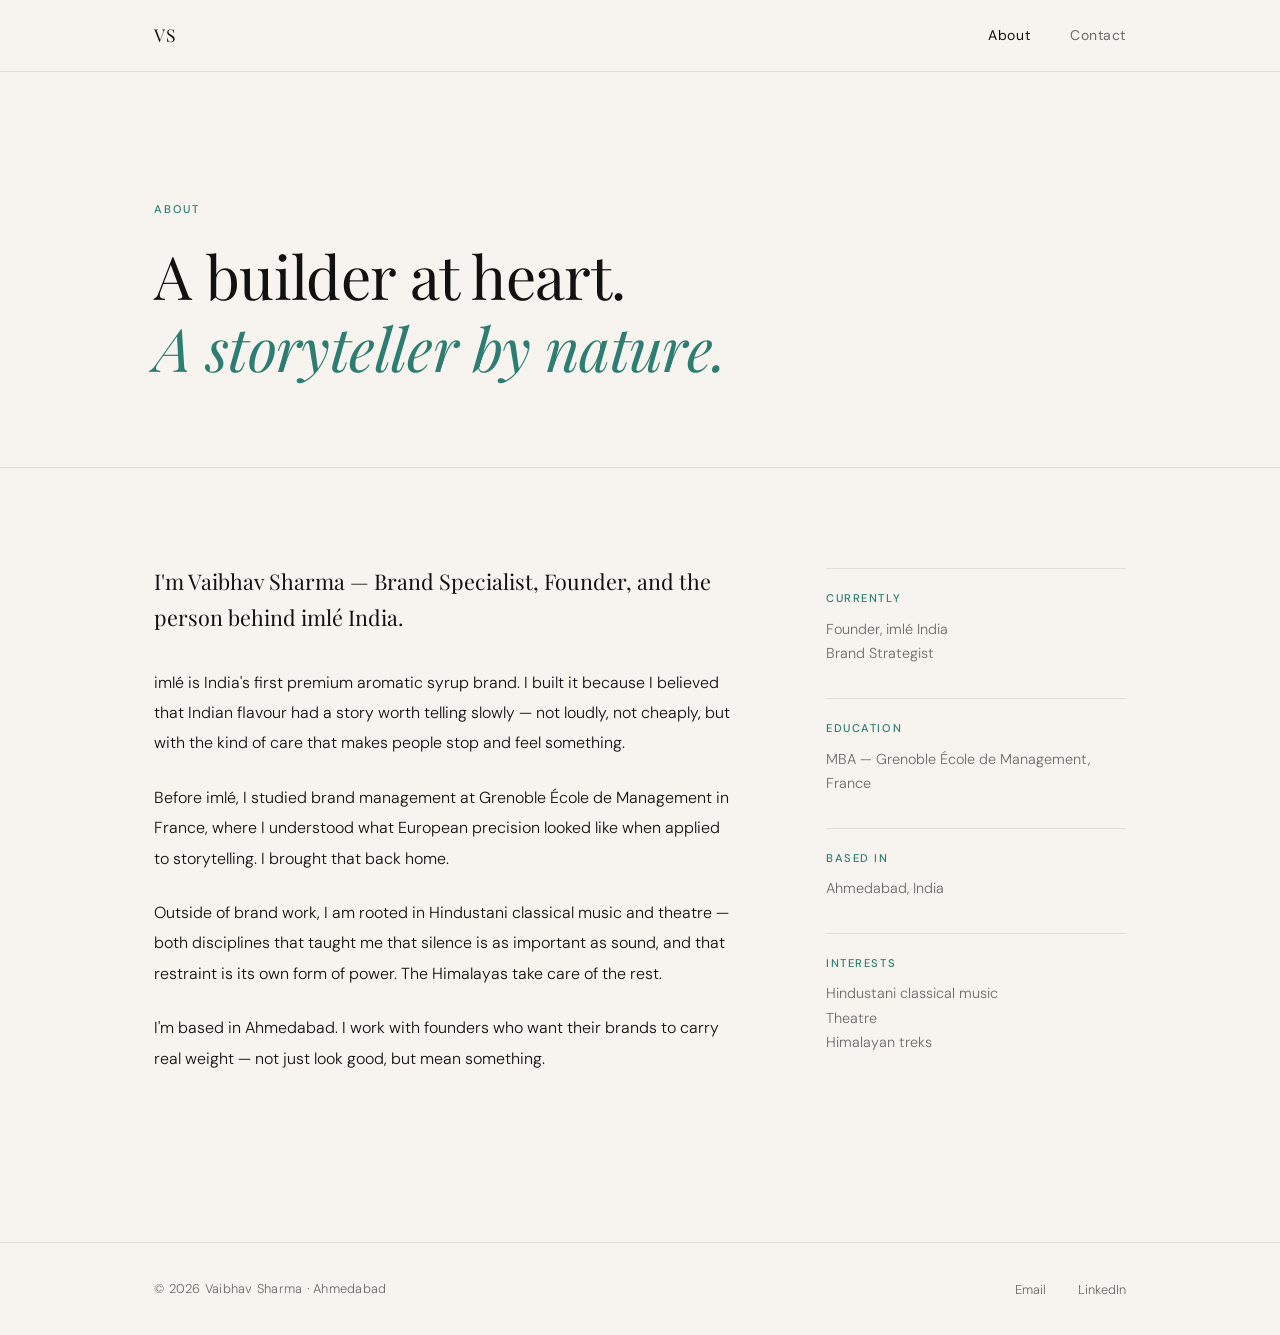
<file: about.html>
<!DOCTYPE html>
<html lang="en">
<head>
  <meta charset="UTF-8" />
  <meta name="viewport" content="width=device-width, initial-scale=1.0" />
  <title>About — Vaibhav Sharma</title>
  <link rel="preconnect" href="https://fonts.googleapis.com" />
  <link rel="preconnect" href="https://fonts.gstatic.com" crossorigin />
  <link href="https://fonts.googleapis.com/css2?family=Playfair+Display:ital,wght@0,400;0,500;1,400&family=DM+Sans:wght@300;400;500&display=swap" rel="stylesheet" />
  <link rel="stylesheet" href="style.css" />
</head>
<body>

  <header class="site-header">
    <nav>
      <a href="index.html" class="nav-logo">VS</a>
      <ul class="nav-links">
        <li><a href="about.html" class="active">About</a></li>
        <li><a href="mailto:vaibhav@imle.in">Contact</a></li>
      </ul>
    </nav>
  </header>

  <main>

    <section class="page-hero">
      <div class="container">
        <p class="section-label">About</p>
        <h1 class="page-title">A builder at heart.<br><em>A storyteller by nature.</em></h1>
      </div>
    </section>

    <section class="about-body">
      <div class="container about-grid">

        <div class="about-text">
          <p class="about-lead">
            I'm Vaibhav Sharma — Brand Specialist, Founder, and the person behind imlé India.
          </p>

          <p>
            imlé is India's first premium aromatic syrup brand. I built it because I believed that Indian flavour had a story worth telling slowly — not loudly, not cheaply, but with the kind of care that makes people stop and feel something.
          </p>

          <p>
            Before imlé, I studied brand management at Grenoble École de Management in France, where I understood what European precision looked like when applied to storytelling. I brought that back home.
          </p>

          <p>
            Outside of brand work, I am rooted in Hindustani classical music and theatre — both disciplines that taught me that silence is as important as sound, and that restraint is its own form of power. The Himalayas take care of the rest.
          </p>

          <p>
            I'm based in Ahmedabad. I work with founders who want their brands to carry real weight — not just look good, but mean something.
          </p>
        </div>

        <aside class="about-sidebar">
          <div class="sidebar-block">
            <p class="sidebar-label">Currently</p>
            <p>Founder, imlé India<br>Brand Strategist</p>
          </div>
          <div class="sidebar-block">
            <p class="sidebar-label">Education</p>
            <p>MBA — Grenoble École de Management, France</p>
          </div>
          <div class="sidebar-block">
            <p class="sidebar-label">Based in</p>
            <p>Ahmedabad, India</p>
          </div>
          <div class="sidebar-block">
            <p class="sidebar-label">Interests</p>
            <p>Hindustani classical music<br>Theatre<br>Himalayan treks</p>
          </div>
        </aside>

      </div>
    </section>

  </main>

  <footer class="site-footer">
    <div class="container footer-inner">
      <p>© 2026 Vaibhav Sharma · Ahmedabad</p>
      <ul class="footer-links">
        <li><a href="mailto:vaibhav@imle.in">Email</a></li>
        <li><a href="https://linkedin.com/in/vaybhavsharma" target="_blank" rel="noopener">LinkedIn</a></li>
      </ul>
    </div>
  </footer>

</body>
</html>
</file>
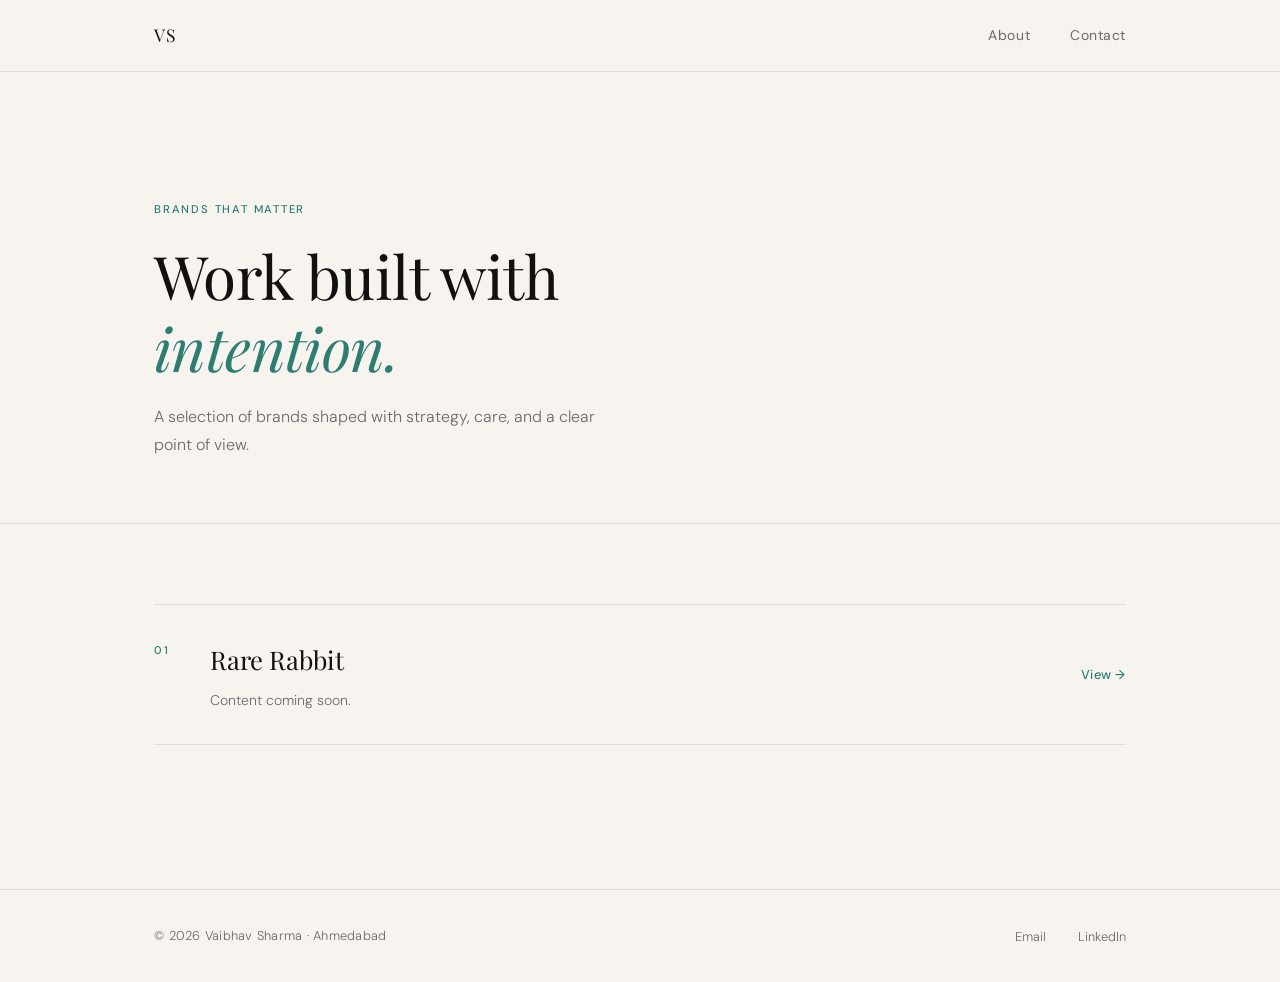
<file: brands.html>
<!DOCTYPE html>
<html lang="en">
<head>
  <meta charset="UTF-8" />
  <meta name="viewport" content="width=device-width, initial-scale=1.0" />
  <title>Brands That Matter — Vaibhav Sharma</title>
  <link rel="preconnect" href="https://fonts.googleapis.com" />
  <link rel="preconnect" href="https://fonts.gstatic.com" crossorigin />
  <link href="https://fonts.googleapis.com/css2?family=Playfair+Display:ital,wght@0,400;0,500;1,400&family=DM+Sans:wght@300;400;500&display=swap" rel="stylesheet" />
  <link rel="stylesheet" href="style.css" />
</head>
<body>

  <header class="site-header">
    <nav>
      <a href="index.html" class="nav-logo">VS</a>
      <ul class="nav-links">
        <li><a href="about.html">About</a></li>
        <li><a href="mailto:vaibhav@imle.in">Contact</a></li>
      </ul>
    </nav>
  </header>

  <main>

    <section class="page-hero">
      <div class="container">
        <p class="section-label">Brands That Matter</p>
        <h1 class="page-title">Work built with<br><em>intention.</em></h1>
        <p class="page-sub">A selection of brands shaped with strategy, care, and a clear point of view.</p>
      </div>
    </section>

    <section class="brand-list">
      <div class="container">

        <a href="rare-rabbit.html" class="brand-row">
          <div class="brand-row-left">
            <span class="brand-row-index">01</span>
            <div>
              <h2 class="brand-row-name">Rare Rabbit</h2>
              <p class="brand-row-desc">Content coming soon.</p>
            </div>
          </div>
          <span class="brand-row-link">View →</span>
        </a>

      </div>
    </section>

  </main>

  <footer class="site-footer">
    <div class="container footer-inner">
      <p>© 2026 Vaibhav Sharma · Ahmedabad</p>
      <ul class="footer-links">
        <li><a href="mailto:vaibhav@imle.in">Email</a></li>
        <li><a href="https://linkedin.com/in/vaybhavsharma" target="_blank" rel="noopener">LinkedIn</a></li>
      </ul>
    </div>
  </footer>

</body>
</html>
</file>
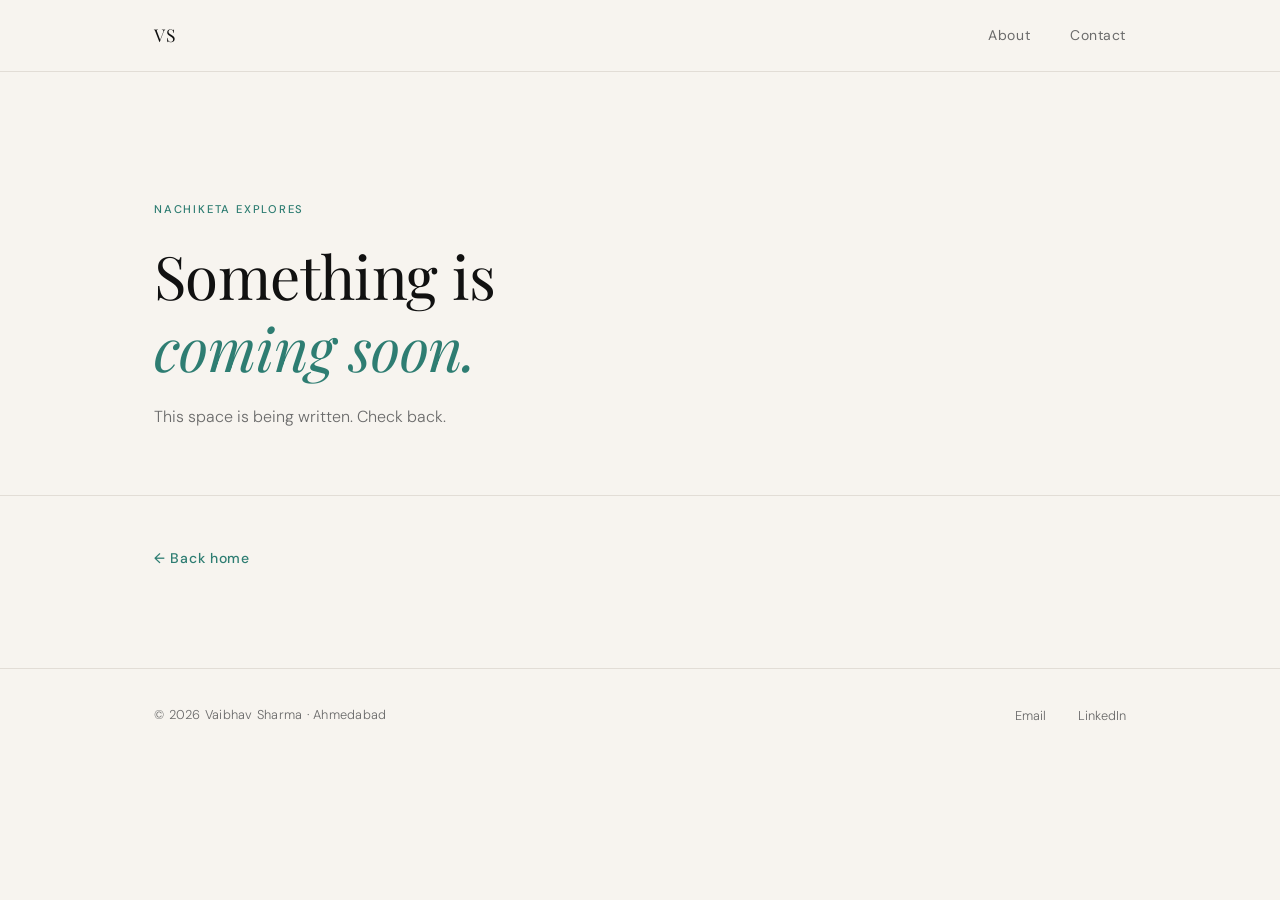
<file: nachiketa.html>
<!DOCTYPE html>
<html lang="en">
<head>
  <meta charset="UTF-8" />
  <meta name="viewport" content="width=device-width, initial-scale=1.0" />
  <title>Nachiketa Explores — Vaibhav Sharma</title>
  <link rel="preconnect" href="https://fonts.googleapis.com" />
  <link rel="preconnect" href="https://fonts.gstatic.com" crossorigin />
  <link href="https://fonts.googleapis.com/css2?family=Playfair+Display:ital,wght@0,400;0,500;1,400&family=DM+Sans:wght@300;400;500&display=swap" rel="stylesheet" />
  <link rel="stylesheet" href="style.css" />
</head>
<body>

  <header class="site-header">
    <nav>
      <a href="index.html" class="nav-logo">VS</a>
      <ul class="nav-links">
        <li><a href="about.html">About</a></li>
        <li><a href="mailto:vaibhav@imle.in">Contact</a></li>
      </ul>
    </nav>
  </header>

  <main>

    <section class="page-hero">
      <div class="container">
        <p class="section-label">Nachiketa Explores</p>
        <h1 class="page-title">Something is<br><em>coming soon.</em></h1>
        <p class="page-sub">This space is being written. Check back.</p>
      </div>
    </section>

    <section class="placeholder-section">
      <div class="container">
        <a href="index.html" class="cta-link">← Back home</a>
      </div>
    </section>

  </main>

  <footer class="site-footer">
    <div class="container footer-inner">
      <p>© 2026 Vaibhav Sharma · Ahmedabad</p>
      <ul class="footer-links">
        <li><a href="mailto:vaibhav@imle.in">Email</a></li>
        <li><a href="https://linkedin.com/in/vaybhavsharma" target="_blank" rel="noopener">LinkedIn</a></li>
      </ul>
    </div>
  </footer>

</body>
</html>
</file>
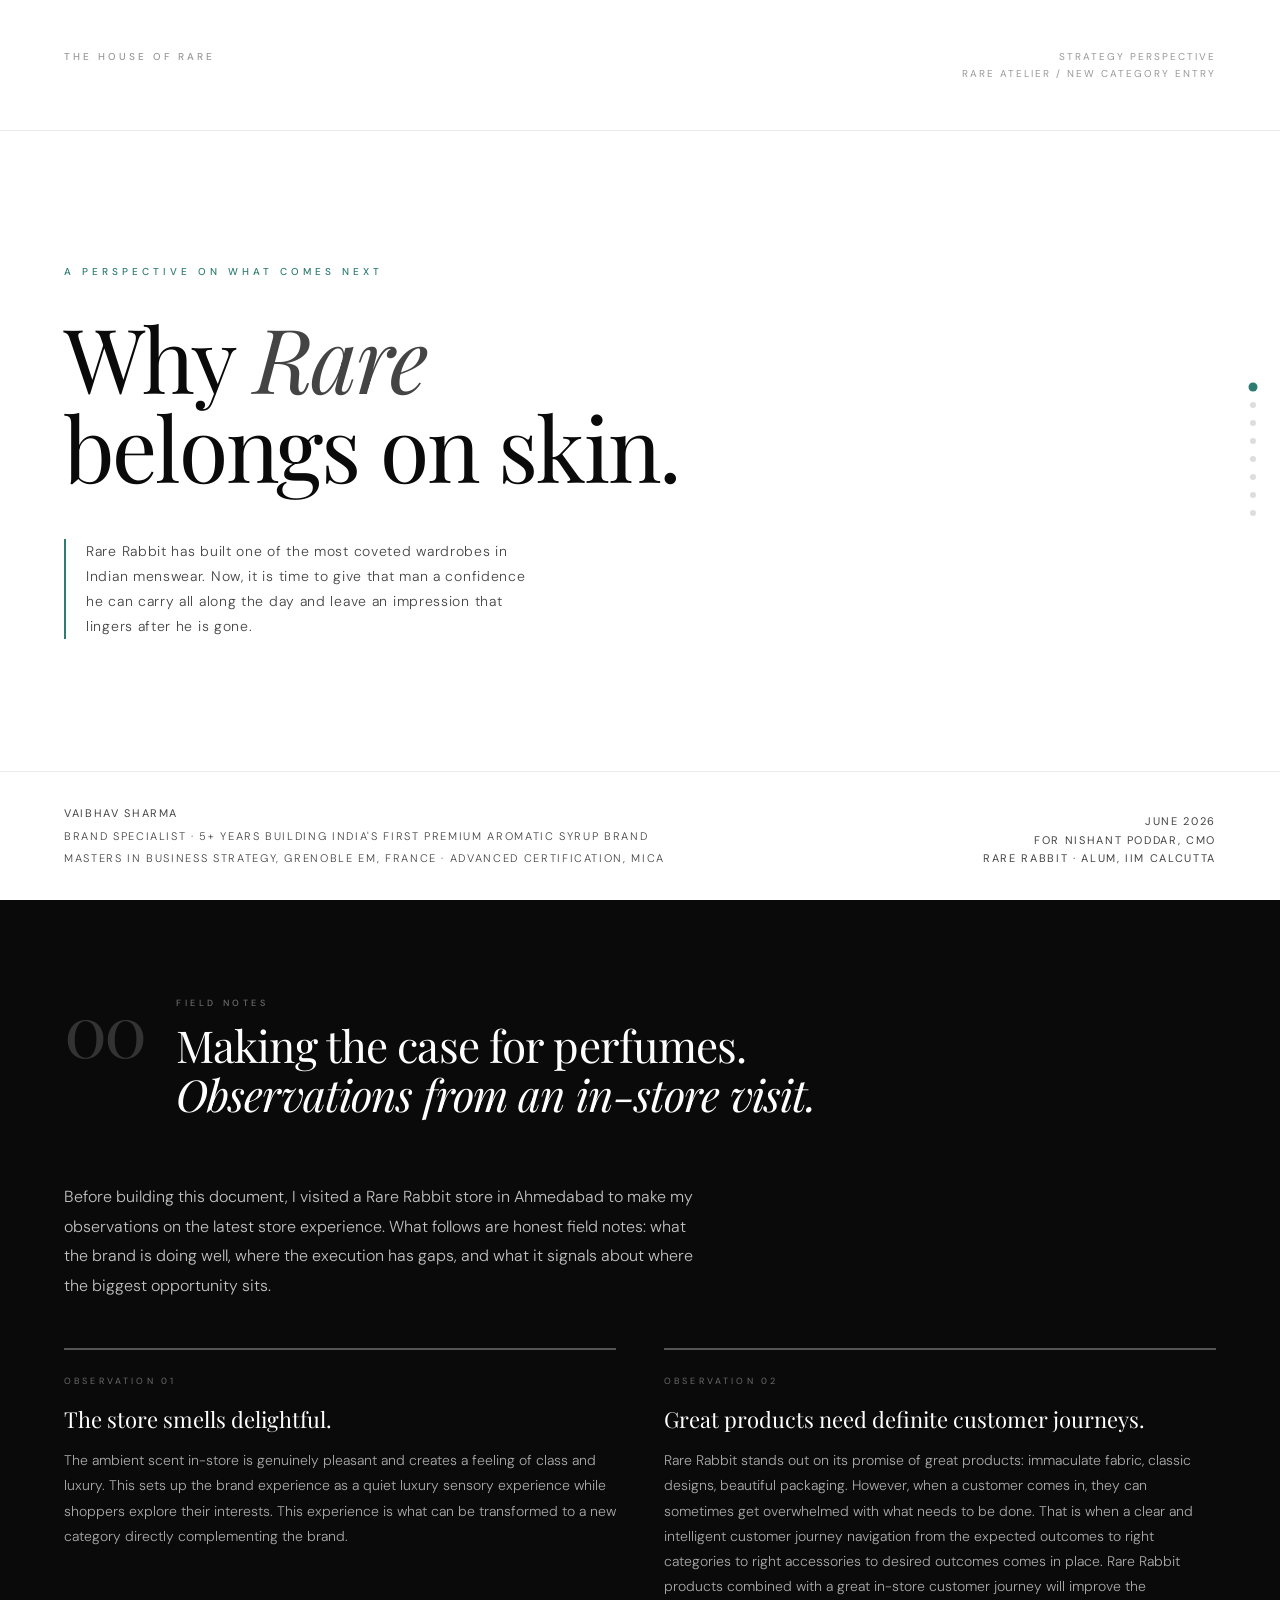
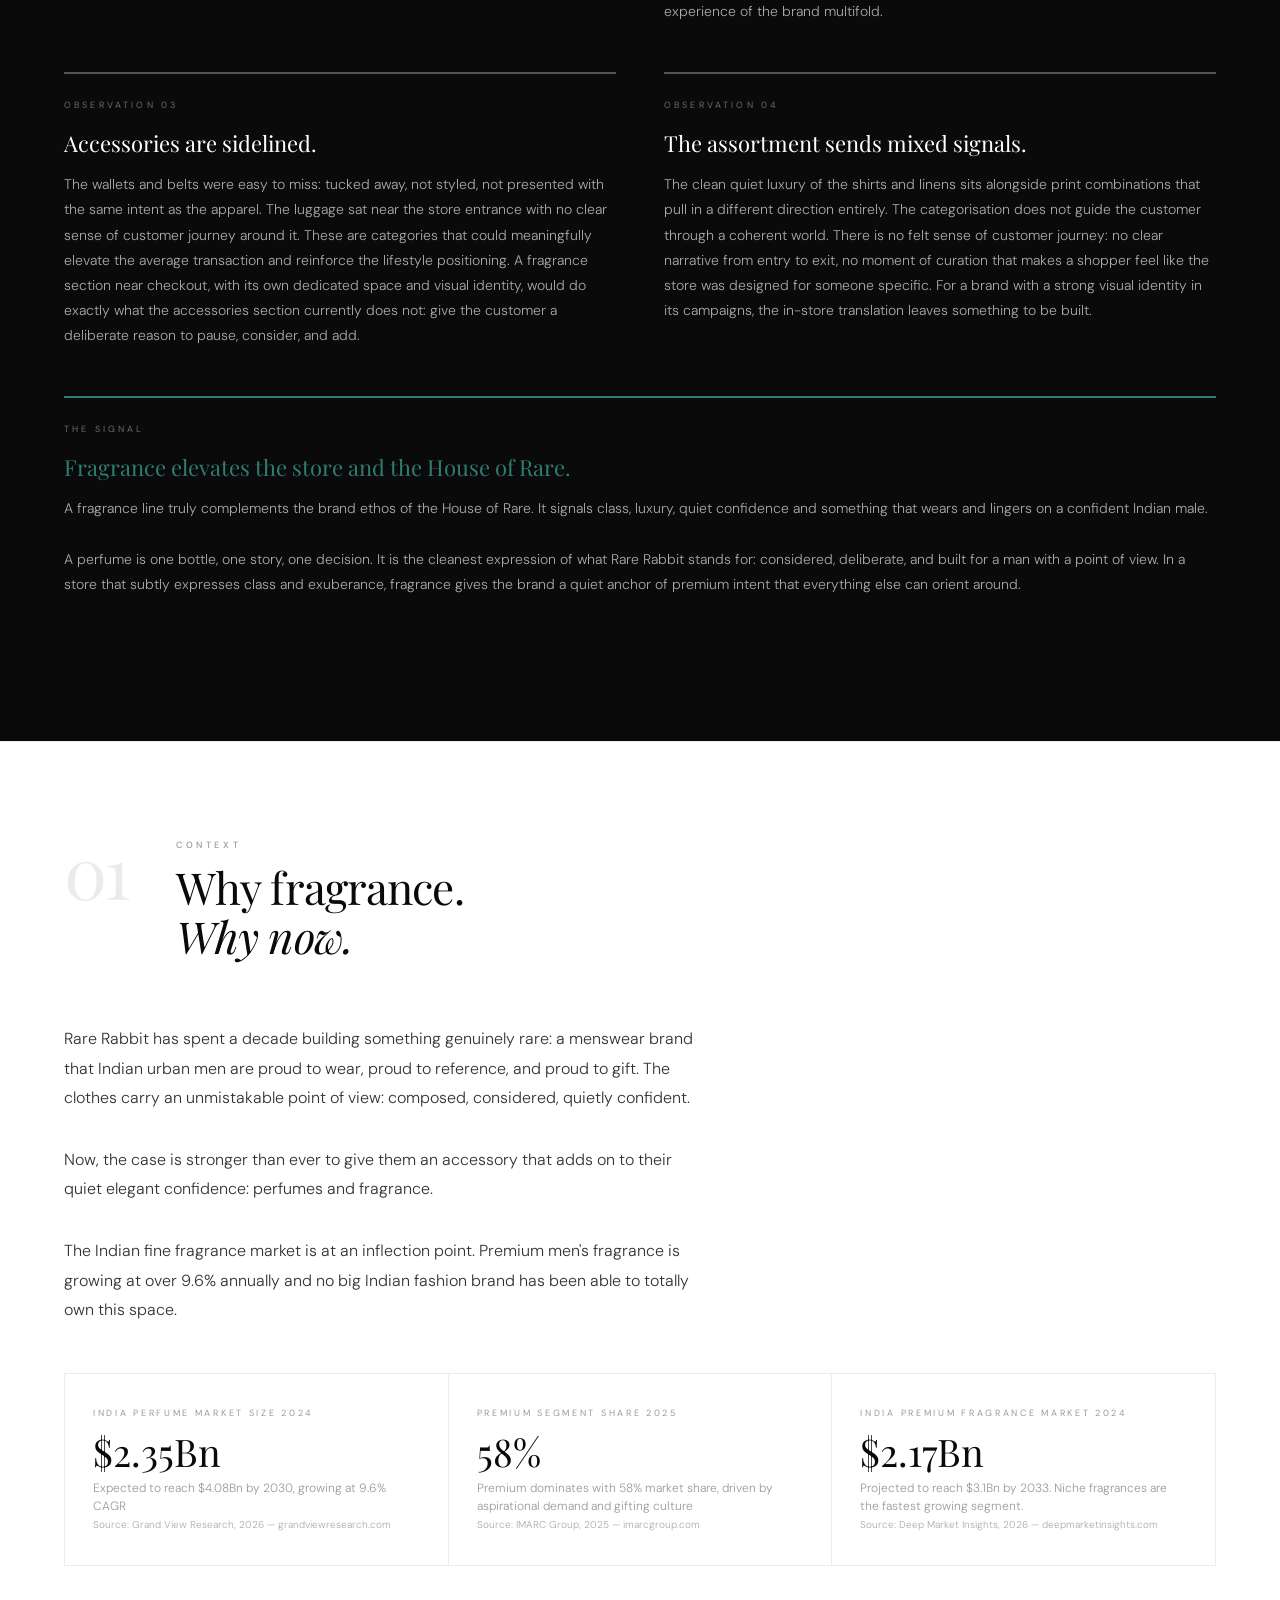
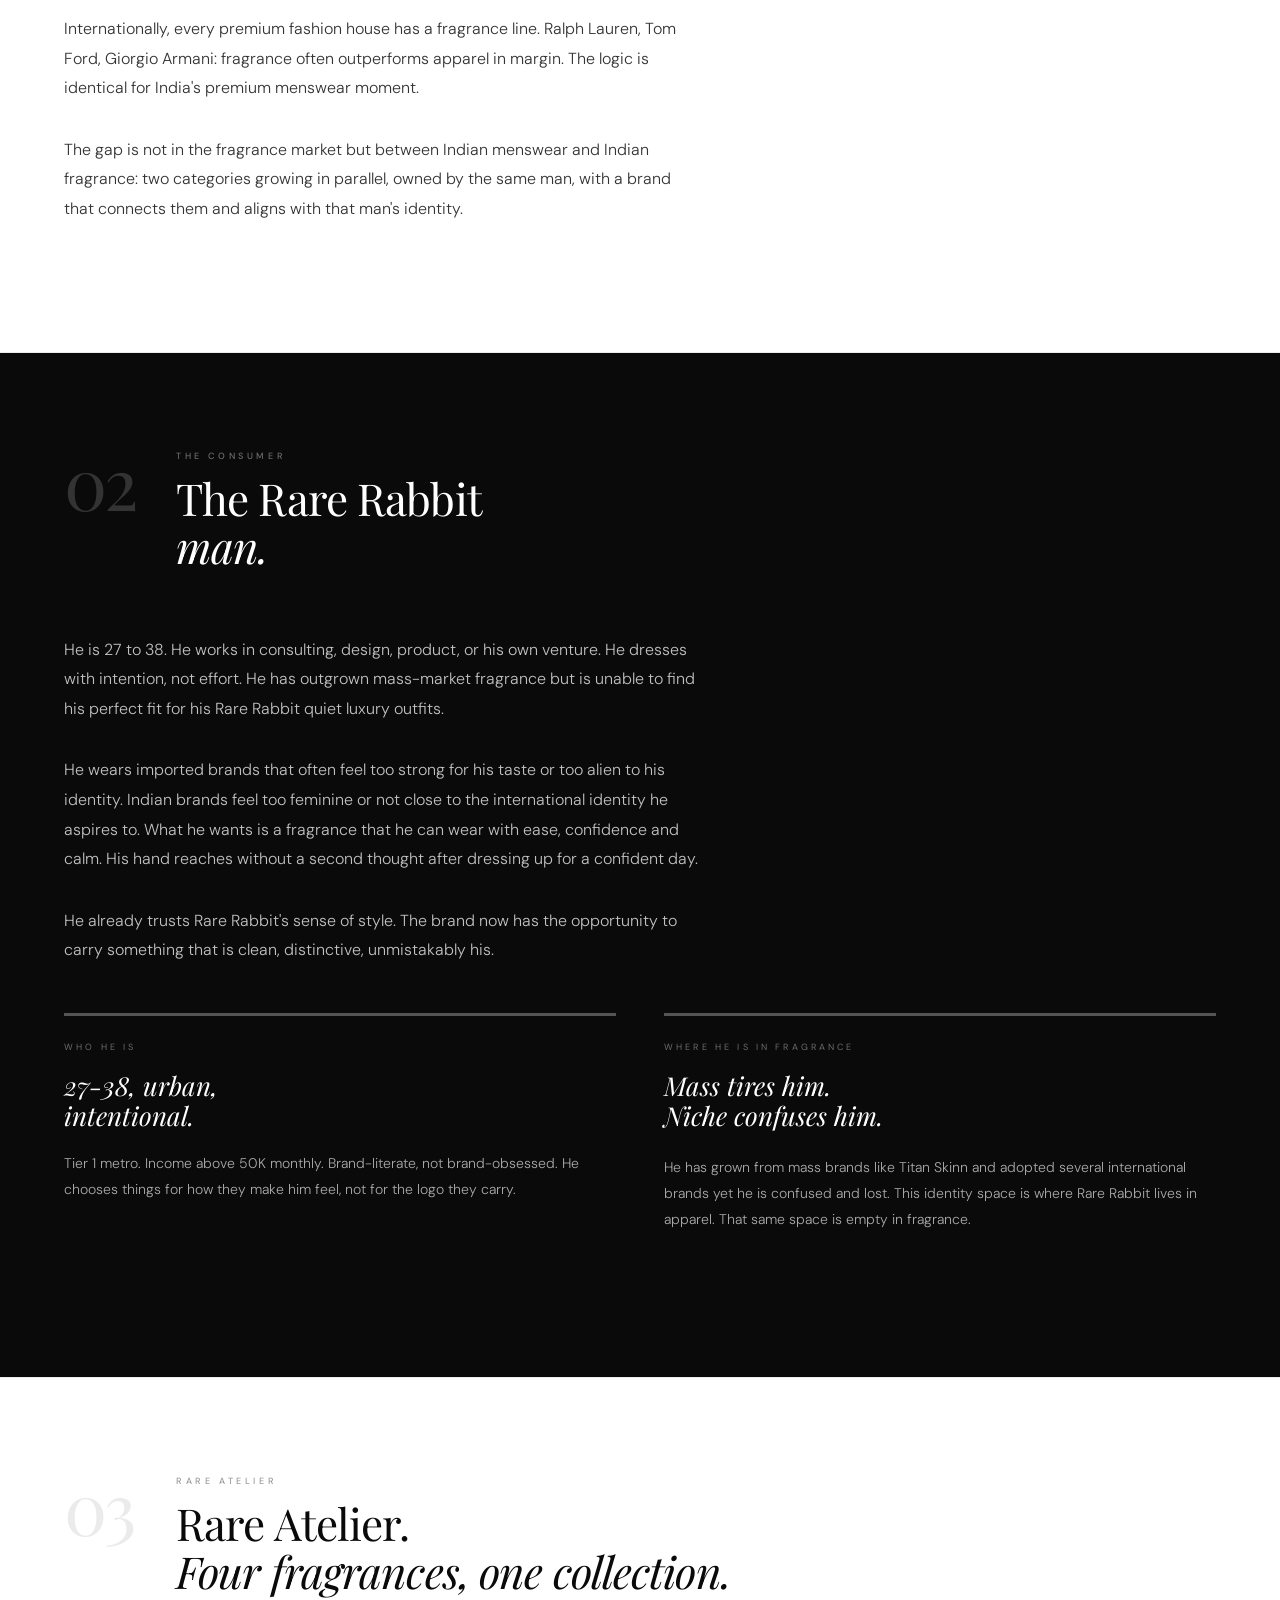
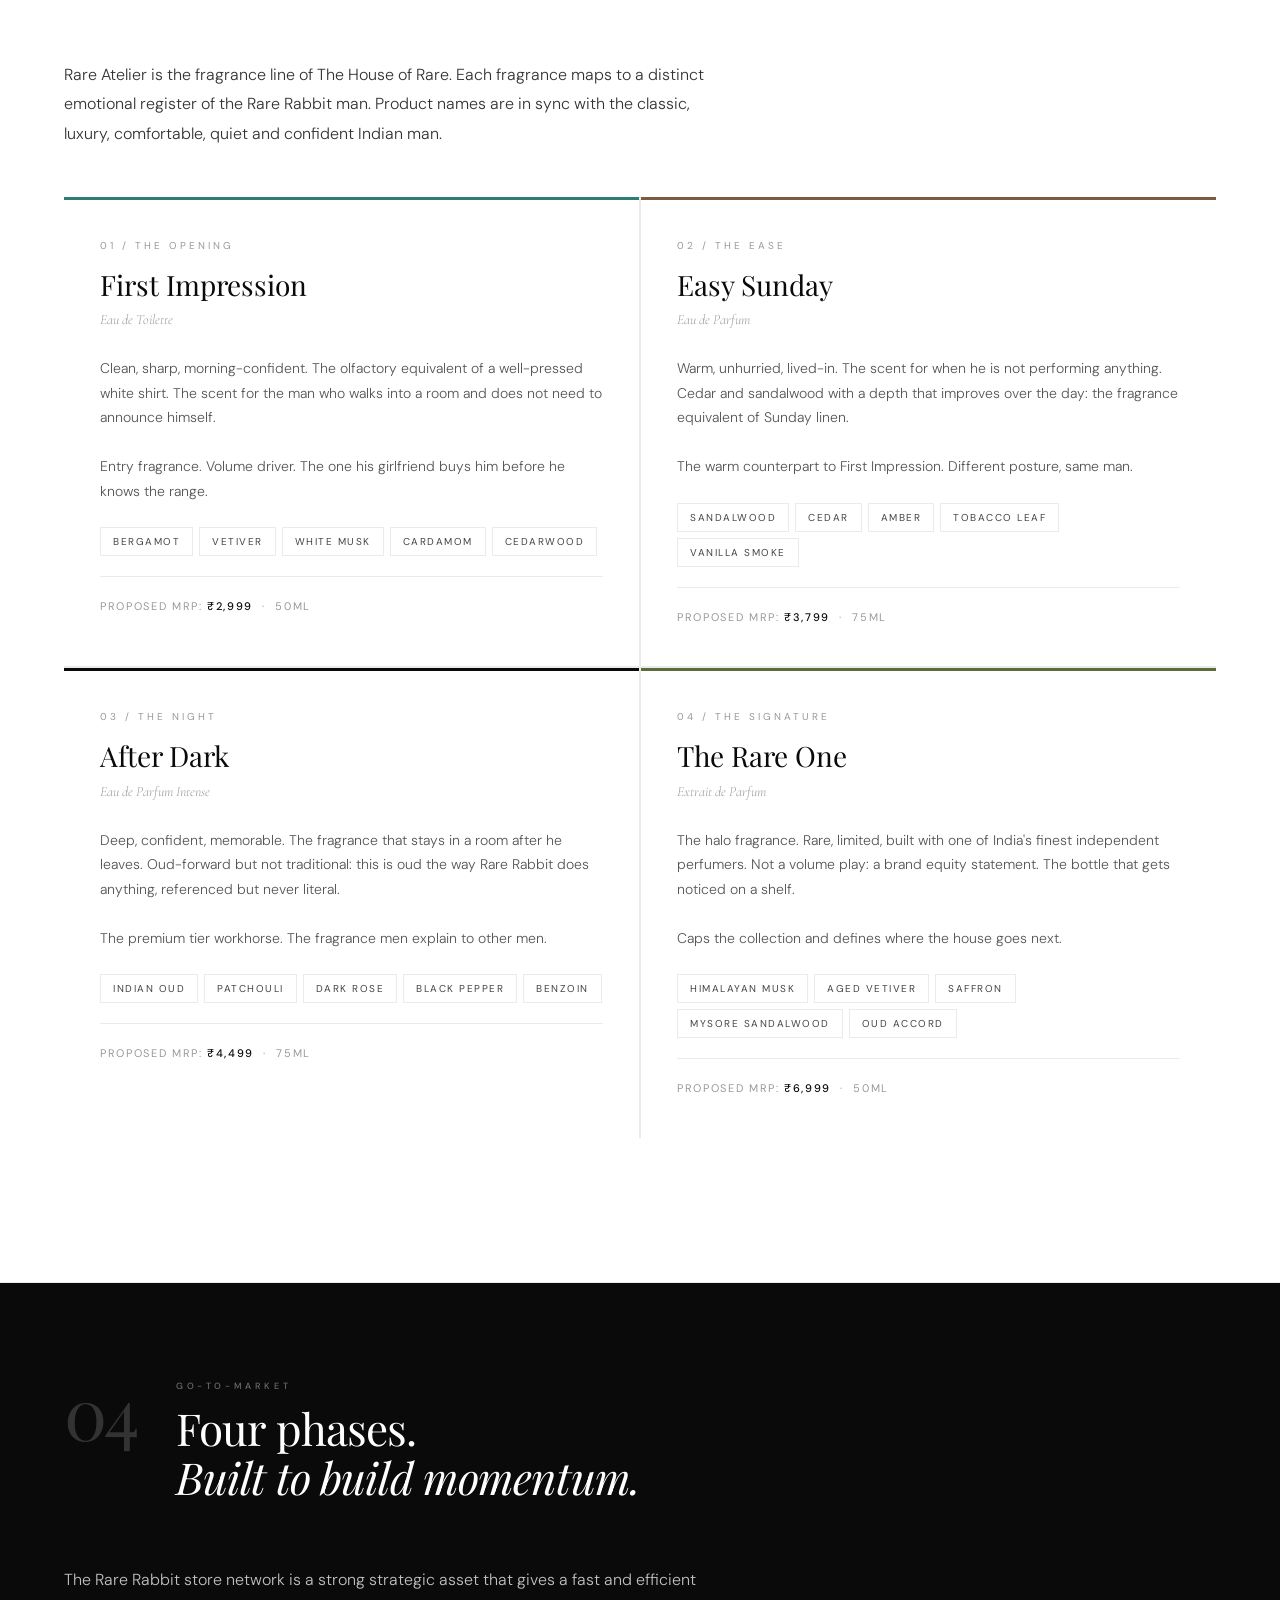
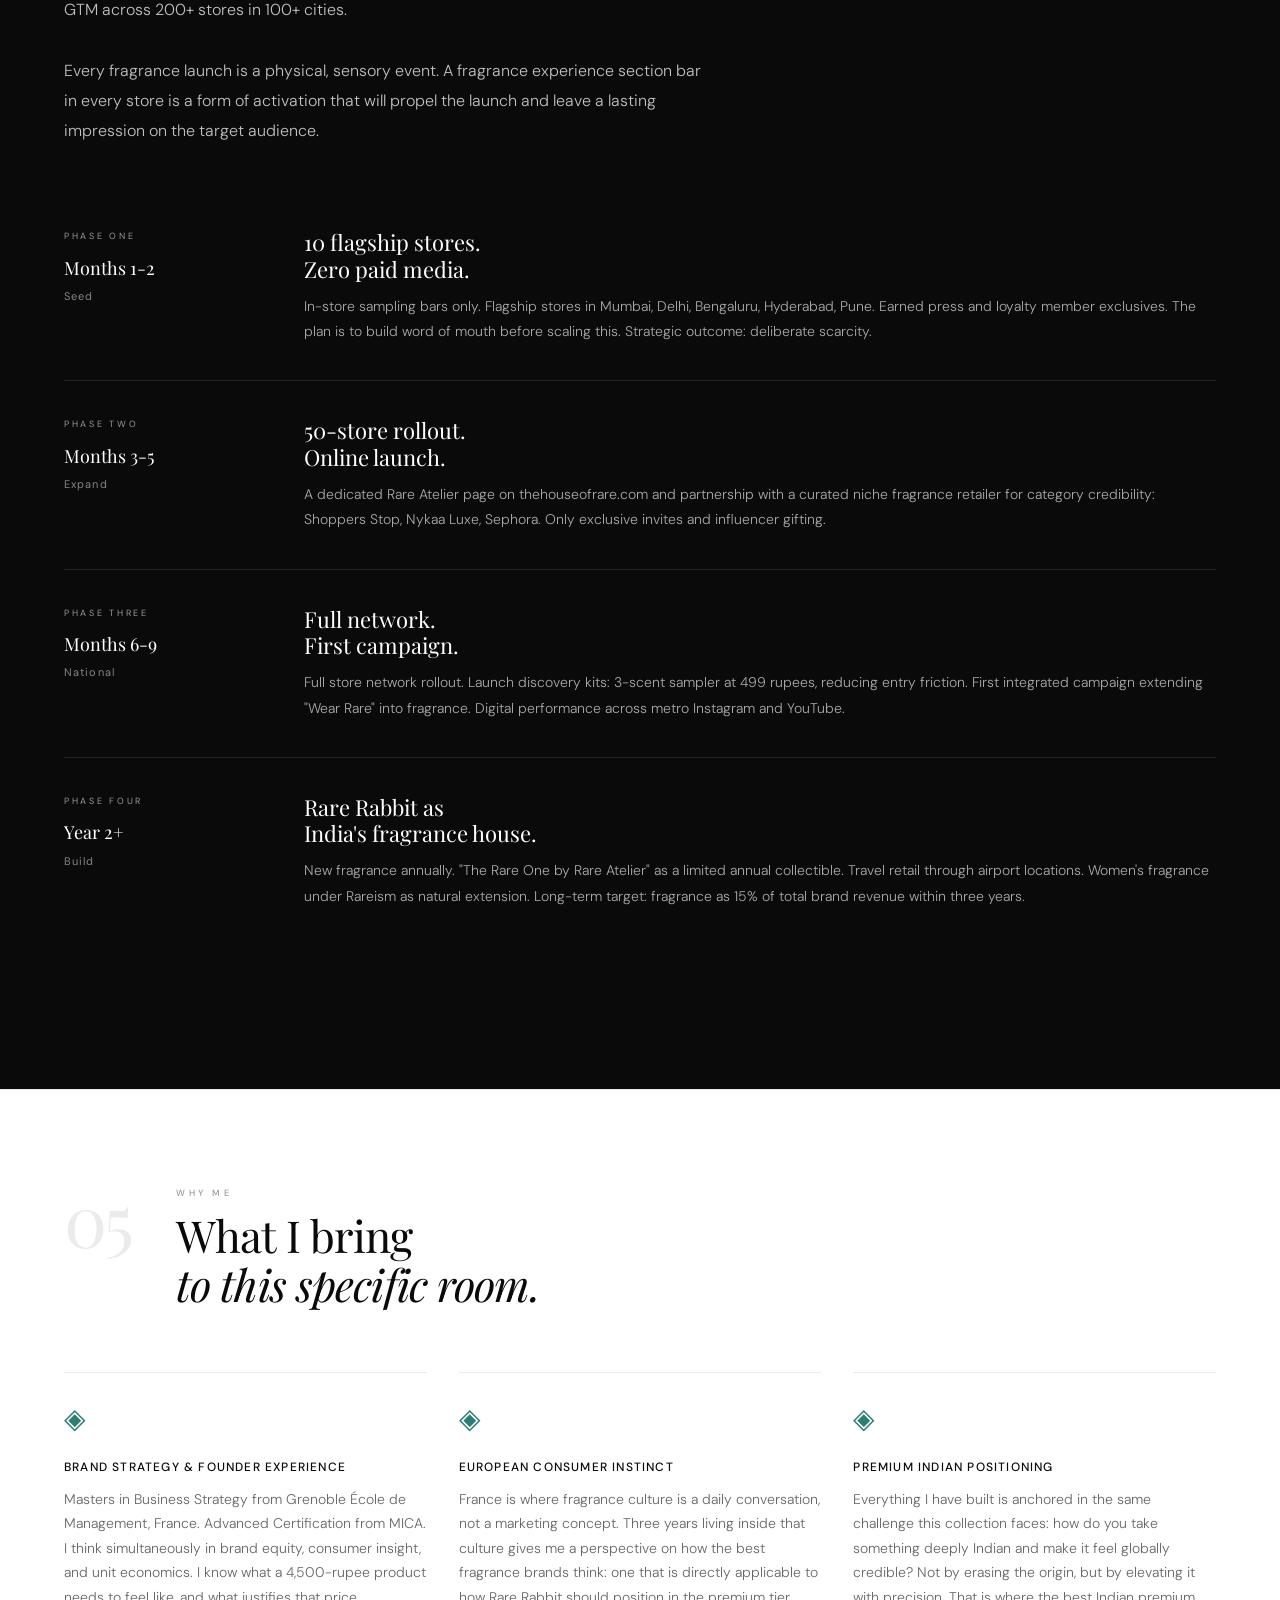
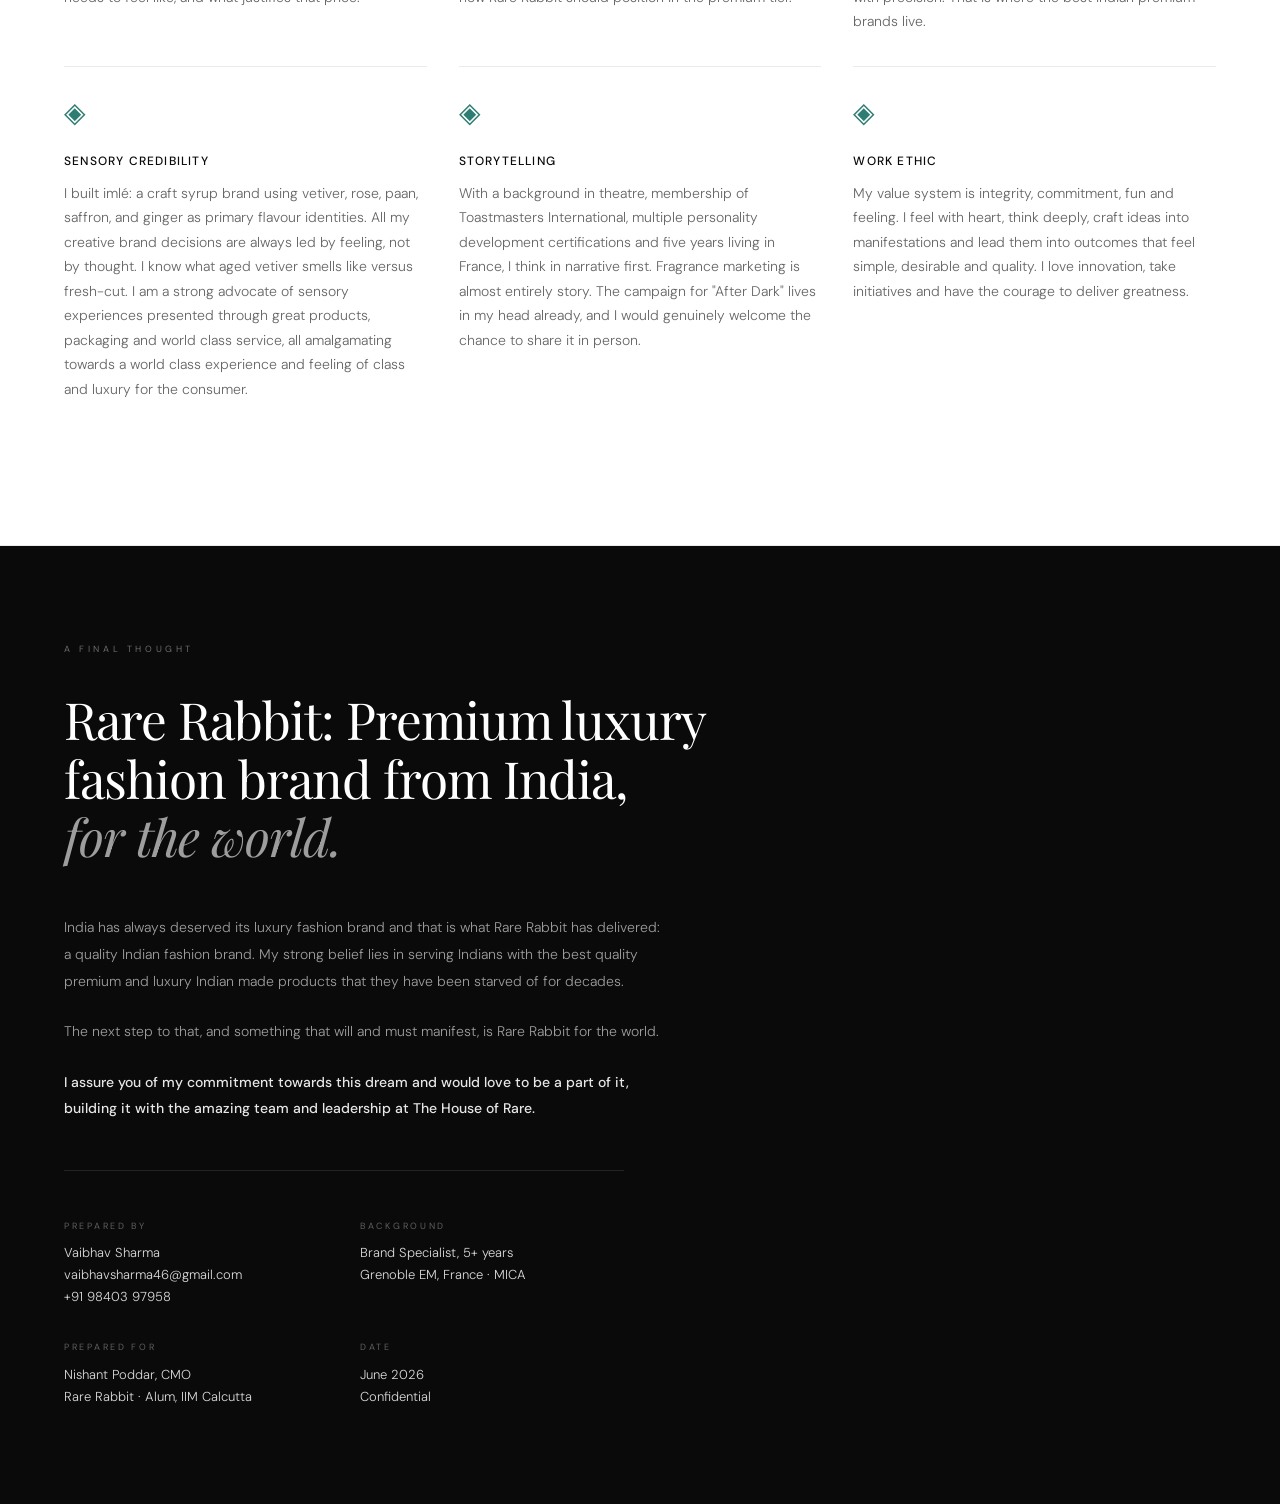
<file: rare-rabbit.html>
<!DOCTYPE html>
<html lang="en">
<head>
<meta charset="UTF-8">
<meta name="viewport" content="width=device-width, initial-scale=1.0">
<title>The Case for Fragrance / The House of Rare</title>
<link href="https://fonts.googleapis.com/css2?family=Playfair+Display:ital,wght@0,400;0,500;0,700;1,400;1,500&family=Cormorant+Garamond:ital,wght@0,300;0,400;0,500;1,300;1,400&family=DM+Sans:wght@300;400;500&display=swap" rel="stylesheet">
<style>
  :root {
    --black: #0A0A0A;
    --white: #FFFFFF;
    --off-white: #F9F7F4;
    --light-grey: #EBEBEB;
    --mid-grey: #999;
    --dark-grey: #444;
    --teal: #2E7D72;
    --teal-light: #E8F3F1;
    --olive: #5C6B3A;
    --olive-light: #EFF2E8;
    --mud: #7B5C3E;
    --mud-light: #F2EDE8;
    --gold: #C4A35A;
    --serif: 'Playfair Display', Georgia, serif;
    --serif-alt: 'Cormorant Garamond', Georgia, serif;
    --sans: 'DM Sans', sans-serif;
  }

  * { margin: 0; padding: 0; box-sizing: border-box; }

  body {
    background: var(--white);
    color: var(--black);
    font-family: var(--sans);
    font-size: 15px;
    line-height: 1.7;
    -webkit-font-smoothing: antialiased;
  }

  /* COVER */
  .cover {
    min-height: 100vh;
    display: grid;
    grid-template-rows: auto 1fr auto;
    position: relative;
    overflow: hidden;
  }
  .cover-top {
    display: flex;
    justify-content: space-between;
    align-items: flex-start;
    padding: 48px 64px;
    border-bottom: 1px solid var(--light-grey);
  }
  .brand-mark {
    font-family: var(--sans);
    font-size: 10px;
    font-weight: 500;
    letter-spacing: 0.3em;
    text-transform: uppercase;
    color: var(--mid-grey);
  }
  .doc-label {
    font-family: var(--sans);
    font-size: 10px;
    font-weight: 400;
    letter-spacing: 0.2em;
    text-transform: uppercase;
    color: var(--mid-grey);
    text-align: right;
  }
  .cover-body {
    display: flex;
    flex-direction: column;
    justify-content: center;
    padding: 64px 64px;
    position: relative;
  }
  .cover-eyebrow {
    font-family: var(--sans);
    font-size: 10px;
    font-weight: 500;
    letter-spacing: 0.4em;
    text-transform: uppercase;
    color: var(--teal);
    margin-bottom: 32px;
  }
  .cover-headline {
    font-family: var(--serif);
    font-size: clamp(52px, 7vw, 96px);
    font-weight: 400;
    line-height: 1.0;
    letter-spacing: -0.02em;
    color: var(--black);
    max-width: 700px;
    margin-bottom: 48px;
  }
  .cover-headline em {
    font-style: italic;
    color: var(--dark-grey);
  }
  .cover-sub {
    font-family: var(--sans);
    font-size: 14px;
    font-weight: 300;
    color: var(--dark-grey);
    letter-spacing: 0.05em;
    max-width: 480px;
    line-height: 1.8;
    border-left: 2px solid var(--teal);
    padding-left: 20px;
  }
  .cover-accent-block {
    position: absolute;
    right: 64px;
    top: 50%;
    transform: translateY(-50%);
    width: 260px;
    border-top: 1px solid var(--light-grey);
    padding-top: 24px;
  }
  .cover-accent-line {
    font-family: var(--sans);
    font-size: 10px;
    letter-spacing: 0.25em;
    text-transform: uppercase;
    color: var(--mid-grey);
    margin-bottom: 8px;
  }
  .cover-accent-stat {
    font-family: var(--serif);
    font-size: 38px;
    font-weight: 400;
    color: var(--black);
    line-height: 1;
    margin-bottom: 4px;
  }
  .cover-accent-desc {
    font-family: var(--sans);
    font-size: 11px;
    color: var(--mid-grey);
    letter-spacing: 0.1em;
    text-transform: uppercase;
    margin-bottom: 28px;
  }
  .cover-bottom {
    display: flex;
    justify-content: space-between;
    align-items: flex-end;
    padding: 32px 64px;
    border-top: 1px solid var(--light-grey);
  }
  .cover-author {
    font-family: var(--sans);
    font-size: 11px;
    letter-spacing: 0.15em;
    text-transform: uppercase;
    color: var(--dark-grey);
  }
  .cover-author span {
    display: block;
    font-size: 11px;
    color: var(--dark-grey);
    margin-top: 4px;
    font-weight: 300;
    text-transform: uppercase;
    letter-spacing: 0.15em;
  }
  .cover-date {
    font-family: var(--sans);
    font-size: 11px;
    color: var(--dark-grey);
    letter-spacing: 0.15em;
    text-transform: uppercase;
    text-align: right;
  }

  /* SECTION STRUCTURE */
  .section {
    padding: 96px 64px;
    border-bottom: 1px solid var(--light-grey);
    position: relative;
  }
  .section:nth-child(even) { background: #0A0A0A; color: var(--white); }
  .section:nth-child(even) .body-copy { color: rgba(255,255,255,0.75); }
  .section:nth-child(even) .section-label { color: rgba(255,255,255,0.4); }
  .section:nth-child(even) .section-title { color: var(--white); }
  .section:nth-child(even) .section-number { color: #333; }
  .section:nth-child(even) .consumer-card { border-top-color: rgba(255,255,255,0.3); }
  .section:nth-child(even) .consumer-card-label { color: rgba(255,255,255,0.4); }
  .section:nth-child(even) .consumer-card-title { color: var(--white); }
  .section:nth-child(even) .consumer-card-body { color: rgba(255,255,255,0.65); }
  .section:nth-child(even) .fragrance-name { color: var(--white); }
  .section:nth-child(even) .fragrance-tagline { color: rgba(255,255,255,0.5); }
  .section:nth-child(even) .fragrance-desc { color: rgba(255,255,255,0.65); }
  .section:nth-child(even) .fragrance-num { color: rgba(255,255,255,0.4); }
  .section:nth-child(even) .fragrance-price { color: rgba(255,255,255,0.5); border-top-color: rgba(255,255,255,0.15); }
  .section:nth-child(even) .fragrance-price strong { color: var(--white); }
  .section:nth-child(even) .note-pill { border-color: rgba(255,255,255,0.2); color: rgba(255,255,255,0.5); }
  .section:nth-child(even) .fragrance-grid { background: rgba(255,255,255,0.08); }
  .section:nth-child(even) .fragrance-card { background: #111; }
  .section:nth-child(even) .phase-timeline { color: var(--white); }
  .section:nth-child(even) .phase-duration { color: rgba(255,255,255,0.5); }
  .section:nth-child(even) .phase-name { color: var(--white); }
  .section:nth-child(even) .phase-body { color: rgba(255,255,255,0.65); }
  .section:nth-child(even) .gtm-phase { border-bottom-color: rgba(255,255,255,0.1); }
  .section:nth-child(even) .cred-item { border-top-color: rgba(255,255,255,0.15); }
  .section:nth-child(even) .cred-icon { color: var(--teal); }
  .section:nth-child(even) .cred-title { color: var(--white); }
  .section:nth-child(even) .cred-body { color: rgba(255,255,255,0.65); }
  .section:nth-child(even) .pull-quote { color: rgba(255,255,255,0.85); border-left-color: var(--teal); }
  .section:nth-child(even) .stat-card { background: #111; }
  .section:nth-child(even) .stat-label { color: rgba(255,255,255,0.4); }
  .section:nth-child(even) .stat-value { color: var(--white); }
  .section:nth-child(even) .stat-desc { color: rgba(255,255,255,0.5); }
  .section:nth-child(even) .stat-row { background: rgba(255,255,255,0.08); border-color: rgba(255,255,255,0.08); }
  .section-header {
    display: grid;
    grid-template-columns: 80px 1fr;
    gap: 32px;
    align-items: start;
    margin-bottom: 64px;
  }
  .section-number {
    font-family: var(--serif);
    font-size: 72px;
    font-weight: 400;
    color: var(--light-grey);
    line-height: 0.9;
    letter-spacing: -0.04em;
  }
  .section-label {
    font-family: var(--sans);
    font-size: 9px;
    font-weight: 500;
    letter-spacing: 0.4em;
    text-transform: uppercase;
    color: var(--mid-grey);
    margin-bottom: 10px;
  }
  .section-title {
    font-family: var(--serif);
    font-size: clamp(28px, 3.5vw, 44px);
    font-weight: 400;
    line-height: 1.1;
    color: var(--black);
    letter-spacing: -0.02em;
  }
  .section-title em { font-style: italic; }

  /* BODY COPY */
  .body-copy {
    font-family: var(--sans);
    font-size: 16px;
    font-weight: 300;
    line-height: 1.85;
    color: #333;
    max-width: 640px;
    margin-bottom: 32px;
  }
  .body-copy + .body-copy { margin-top: 0; }

  /* PULL QUOTE */
  .pull-quote {
    font-family: var(--serif-alt);
    font-size: clamp(20px, 2.5vw, 28px);
    font-weight: 300;
    font-style: italic;
    line-height: 1.5;
    color: var(--black);
    border-left: 3px solid var(--teal);
    padding-left: 28px;
    margin: 48px 0;
    max-width: 680px;
  }
  .pull-quote.mud { border-left-color: var(--mud); }

  /* STAT ROW */
  .stat-row {
    display: grid;
    grid-template-columns: repeat(3, 1fr);
    gap: 1px;
    background: var(--light-grey);
    border: 1px solid var(--light-grey);
    margin: 48px 0;
  }
  .stat-card {
    background: var(--white);
    padding: 32px 28px;
  }
  .stat-label {
    font-family: var(--sans);
    font-size: 9px;
    letter-spacing: 0.3em;
    text-transform: uppercase;
    color: var(--mid-grey);
    margin-bottom: 12px;
  }
  .stat-value {
    font-family: var(--serif);
    font-size: 38px;
    font-weight: 400;
    color: var(--black);
    line-height: 1;
    margin-bottom: 8px;
  }
  .stat-desc {
    font-family: var(--sans);
    font-size: 12px;
    color: var(--mid-grey);
    font-weight: 300;
    line-height: 1.5;
  }

  /* CONSUMER GRID */
  .consumer-grid {
    display: grid;
    grid-template-columns: 1fr 1fr;
    gap: 48px;
    margin: 48px 0;
  }
  .consumer-card {
    border-top: 2px solid var(--black);
    padding-top: 24px;
  }
  .consumer-card-label {
    font-family: var(--sans);
    font-size: 9px;
    letter-spacing: 0.35em;
    text-transform: uppercase;
    color: var(--mid-grey);
    margin-bottom: 16px;
  }
  .consumer-card-title {
    font-family: var(--serif);
    font-size: 22px;
    font-weight: 400;
    margin-bottom: 16px;
    line-height: 1.2;
  }
  .consumer-card-body {
    font-family: var(--sans);
    font-size: 14px;
    font-weight: 300;
    color: #555;
    line-height: 1.8;
  }

  /* TAGS */
  .tags { display: flex; flex-wrap: wrap; gap: 6px; margin-top: 16px; }
  .tag {
    font-family: var(--sans);
    font-size: 9px;
    font-weight: 400;
    letter-spacing: 0.2em;
    text-transform: uppercase;
    padding: 4px 11px;
  }
  .tag-t { background: var(--teal-light); color: var(--teal); }
  .tag-m { background: var(--mud-light); color: var(--mud); }
  .tag-o { background: var(--olive-light); color: var(--olive); }
  .tag-g { border: 0.5px solid var(--light-grey); color: var(--mid-grey); }

  /* GAP TABLE */
  .gap-table { width: 100%; border-collapse: collapse; margin: 48px 0; }
  .gap-table th {
    font-family: var(--sans);
    font-size: 9px;
    letter-spacing: 0.3em;
    text-transform: uppercase;
    color: var(--mid-grey);
    text-align: left;
    padding: 12px 16px;
    border-bottom: 1px solid var(--light-grey);
    font-weight: 400;
  }
  .gap-table td {
    font-family: var(--sans);
    font-size: 14px;
    font-weight: 300;
    padding: 18px 16px;
    border-bottom: 1px solid var(--light-grey);
    vertical-align: top;
    line-height: 1.6;
    color: #333;
  }
  .gap-table tr:last-child td { border-bottom: none; }
  .gap-brand { font-weight: 500; color: var(--black); font-size: 13px; }
  .gap-rare-row td { background: var(--teal-light); border-bottom: 1px solid #c0d9d6; }
  .gap-rare-row .gap-brand { color: var(--teal); }

  /* WHY LIST */
  .why-list { display: flex; flex-direction: column; margin-top: 32px; }
  .why-item {
    display: flex;
    gap: 16px;
    align-items: flex-start;
    padding: 14px 0;
    border-bottom: 1px solid var(--light-grey);
  }
  .why-dot {
    width: 5px; height: 5px;
    background: var(--teal);
    border-radius: 50%;
    margin-top: 8px;
    flex-shrink: 0;
  }
  .why-txt {
    font-family: var(--sans);
    font-size: 14px;
    font-weight: 300;
    line-height: 1.75;
    color: #555;
  }

  /* FRAGRANCE GRID */
  .fragrance-grid {
    display: grid;
    grid-template-columns: 1fr 1fr;
    gap: 2px;
    background: var(--light-grey);
    margin: 48px 0;
  }
  .fragrance-card {
    background: var(--white);
    padding: 40px 36px;
    position: relative;
    overflow: hidden;
  }
  .fragrance-card::before {
    content: '';
    position: absolute;
    top: 0; left: 0; right: 0;
    height: 3px;
  }
  .fc-1::before { background: var(--teal); }
  .fc-2::before { background: var(--mud); }
  .fc-3::before { background: #0A0A0A; }
  .fc-4::before { background: var(--olive); }
  .fragrance-num {
    font-family: var(--sans);
    font-size: 10px;
    letter-spacing: 0.3em;
    text-transform: uppercase;
    color: var(--mid-grey);
    margin-bottom: 16px;
  }
  .fragrance-name {
    font-family: var(--serif);
    font-size: 28px;
    font-weight: 400;
    line-height: 1.1;
    margin-bottom: 8px;
    color: var(--black);
  }
  .fragrance-name em { font-style: italic; color: var(--dark-grey); }
  .fragrance-tagline {
    font-family: var(--serif-alt);
    font-style: italic;
    font-size: 14px;
    color: var(--mid-grey);
    margin-bottom: 24px;
    font-weight: 300;
  }
  .fragrance-desc {
    font-family: var(--sans);
    font-size: 14px;
    font-weight: 300;
    line-height: 1.75;
    color: #555;
    margin-bottom: 24px;
  }
  .scent-notes { display: flex; flex-wrap: wrap; gap: 6px; margin-bottom: 20px; }
  .note-pill {
    font-family: var(--sans);
    font-size: 10px;
    letter-spacing: 0.15em;
    text-transform: uppercase;
    padding: 5px 12px;
    border: 0.5px solid var(--light-grey);
    color: var(--dark-grey);
    font-weight: 400;
  }
  .fragrance-price {
    font-family: var(--sans);
    font-size: 11px;
    letter-spacing: 0.15em;
    text-transform: uppercase;
    color: var(--mid-grey);
    padding-top: 20px;
    border-top: 1px solid var(--light-grey);
  }
  .fragrance-price strong { color: var(--black); font-weight: 500; }

  /* GTM PHASES */
  .gtm-phases { margin: 48px 0; }
  .gtm-phase {
    display: grid;
    grid-template-columns: 200px 1fr;
    gap: 40px;
    padding: 36px 0;
    border-bottom: 1px solid var(--light-grey);
  }
  .gtm-phase:last-child { border-bottom: none; }
  .phase-tag {
    display: inline-block;
    font-family: var(--sans);
    font-size: 9px;
    letter-spacing: 0.3em;
    text-transform: uppercase;
    padding: 5px 12px;
    margin-bottom: 10px;
  }
  .phase-1 .phase-tag { background: var(--teal-light); color: var(--teal); }
  .phase-2 .phase-tag { background: var(--mud-light); color: var(--mud); }
  .phase-3 .phase-tag { background: var(--olive-light); color: var(--olive); }
  .phase-4 .phase-tag { background: #F9F5EC; color: var(--gold); }
  .phase-timeline {
    font-family: var(--serif);
    font-size: 18px;
    font-weight: 400;
    color: var(--black);
    margin-bottom: 4px;
  }
  .phase-duration {
    font-family: var(--sans);
    font-size: 11px;
    color: var(--mid-grey);
    letter-spacing: 0.1em;
  }
  .phase-name {
    font-family: var(--serif);
    font-size: 22px;
    font-weight: 400;
    margin-bottom: 12px;
    line-height: 1.2;
  }
  .phase-body {
    font-family: var(--sans);
    font-size: 14px;
    font-weight: 300;
    line-height: 1.8;
    color: #555;
  }

  /* CREDENTIALS */
  .credentials-grid {
    display: grid;
    grid-template-columns: 1fr 1fr 1fr;
    gap: 32px;
    margin: 48px 0;
  }
  .cred-item {
    border-top: 1px solid var(--light-grey);
    padding-top: 20px;
  }
  .cred-icon {
    font-family: var(--serif);
    font-size: 28px;
    color: var(--teal);
    margin-bottom: 16px;
    display: block;
  }
  .cred-title {
    font-family: var(--sans);
    font-size: 12px;
    font-weight: 500;
    letter-spacing: 0.1em;
    text-transform: uppercase;
    color: var(--black);
    margin-bottom: 10px;
  }
  .cred-body {
    font-family: var(--sans);
    font-size: 14px;
    font-weight: 300;
    line-height: 1.75;
    color: #666;
  }

  /* CALLOUT */
  .callout {
    background: var(--teal-light);
    border-left: 3px solid var(--teal);
    padding: 24px 28px;
    margin: 32px 0;
    max-width: 640px;
  }
  .callout-label {
    font-family: var(--sans);
    font-size: 9px;
    letter-spacing: 0.35em;
    text-transform: uppercase;
    color: var(--teal);
    margin-bottom: 8px;
    font-weight: 500;
  }
  .callout-body {
    font-family: var(--sans);
    font-size: 13px;
    font-weight: 300;
    color: #2a5c56;
    line-height: 1.75;
  }

  /* CLOSING */
  .closing {
    padding: 96px 64px;
    background: var(--black);
    color: var(--white);
  }
  .closing-label {
    font-family: var(--sans);
    font-size: 9px;
    letter-spacing: 0.4em;
    text-transform: uppercase;
    color: rgba(255,255,255,0.4);
    margin-bottom: 32px;
  }
  .closing-headline {
    font-family: var(--serif);
    font-size: clamp(32px, 4vw, 56px);
    font-weight: 400;
    line-height: 1.15;
    letter-spacing: -0.02em;
    color: var(--white);
    max-width: 700px;
    margin-bottom: 48px;
  }
  .closing-headline em { font-style: italic; color: rgba(255,255,255,0.6); }
  .closing-contact {
    display: grid;
    grid-template-columns: 1fr 1fr;
    gap: 32px;
    padding-top: 48px;
    border-top: 1px solid rgba(255,255,255,0.1);
    max-width: 560px;
  }
  .contact-label {
    font-family: var(--sans);
    font-size: 9px;
    letter-spacing: 0.3em;
    text-transform: uppercase;
    color: rgba(255,255,255,0.35);
    margin-bottom: 8px;
  }
  .contact-value {
    font-family: var(--sans);
    font-size: 13px;
    color: rgba(255,255,255,0.85);
    font-weight: 300;
  }

  @media print {
    .section { page-break-inside: avoid; }
    .cover { page-break-after: always; min-height: unset; }
  }
  @media (max-width: 768px) {
    .cover-top, .cover-body, .cover-bottom { padding: 32px 28px; }
    .section { padding: 64px 28px; }
    .section-header { grid-template-columns: 1fr; gap: 12px; }
    .section-number { font-size: 48px; }
    .stat-row, .consumer-grid, .fragrance-grid, .credentials-grid { grid-template-columns: 1fr; }
    .cover-accent-block { display: none; }
    .gtm-phase { grid-template-columns: 1fr; gap: 16px; }
    .closing { padding: 64px 28px; }
    .closing-contact { grid-template-columns: 1fr; }
  }
</style>
</head>
<body>

<!-- COVER -->
<section class="cover">
  <div class="cover-top">
    <div class="brand-mark">The House of Rare</div>
    <div class="doc-label">Strategy Perspective<br>Rare Atelier / New Category Entry</div>
  </div>
  <div class="cover-body">
    <div class="cover-eyebrow">A Perspective on What Comes Next</div>
    <h1 class="cover-headline">Why <em>Rare</em><br>belongs on skin.</h1>
    <p class="cover-sub">Rare Rabbit has built one of the most coveted wardrobes in Indian menswear. Now, it is time to give that man a confidence he can carry all along the day and leave an impression that lingers after he is gone.</p>
  </div>
  <div class="cover-bottom">
    <div class="cover-author">
      Vaibhav Sharma
      <span>Brand Specialist &middot; 5+ years building India's first premium aromatic syrup brand</span>
      <span>Masters in Business Strategy, Grenoble EM, France &middot; Advanced Certification, MICA</span>
    </div>
    <div class="cover-date">
      June 2026<br>
      For Nishant Poddar, CMO<br>
      Rare Rabbit &middot; Alum, IIM Calcutta
    </div>
  </div>
</section>


<!-- 00: THE STORE VISIT -->
<section class="section">
  <div class="section-header">
    <div class="section-number">00</div>
    <div class="section-title-block">
      <div class="section-label">Field Notes</div>
      <h2 class="section-title">Making the case for perfumes.<br><em>Observations from an in-store visit.</em></h2>
    </div>
  </div>

  <p class="body-copy">Before building this document, I visited a Rare Rabbit store in Ahmedabad to make my observations on the latest store experience. What follows are honest field notes: what the brand is doing well, where the execution has gaps, and what it signals about where the biggest opportunity sits.</p>

  <div class="consumer-grid" style="margin-top:48px">

    <div class="consumer-card">
      <div class="consumer-card-label">Observation 01</div>
      <div class="consumer-card-title">The store smells delightful.</div>
      <div class="consumer-card-body">The ambient scent in-store is genuinely pleasant and creates a feeling of class and luxury. This sets up the brand experience as a quiet luxury sensory experience while shoppers explore their interests. This experience is what can be transformed to a new category directly complementing the brand.</div>
    </div>

    <div class="consumer-card">
      <div class="consumer-card-label">Observation 02</div>
      <div class="consumer-card-title">Great products need definite customer journeys.</div>
      <div class="consumer-card-body">Rare Rabbit stands out on its promise of great products: immaculate fabric, classic designs, beautiful packaging. However, when a customer comes in, they can sometimes get overwhelmed with what needs to be done. That is when a clear and intelligent customer journey navigation from the expected outcomes to right categories to right accessories to desired outcomes comes in place. Rare Rabbit products combined with a great in-store customer journey will improve the experience of the brand multifold.</div>
    </div>

    <div class="consumer-card">
      <div class="consumer-card-label">Observation 03</div>
      <div class="consumer-card-title">Accessories are sidelined.</div>
      <div class="consumer-card-body">The wallets and belts were easy to miss: tucked away, not styled, not presented with the same intent as the apparel. The luggage sat near the store entrance with no clear sense of customer journey around it. These are categories that could meaningfully elevate the average transaction and reinforce the lifestyle positioning. A fragrance section near checkout, with its own dedicated space and visual identity, would do exactly what the accessories section currently does not: give the customer a deliberate reason to pause, consider, and add.</div>
    </div>

    <div class="consumer-card">
      <div class="consumer-card-label">Observation 04</div>
      <div class="consumer-card-title">The assortment sends mixed signals.</div>
      <div class="consumer-card-body">The clean quiet luxury of the shirts and linens sits alongside print combinations that pull in a different direction entirely. The categorisation does not guide the customer through a coherent world. There is no felt sense of customer journey: no clear narrative from entry to exit, no moment of curation that makes a shopper feel like the store was designed for someone specific. For a brand with a strong visual identity in its campaigns, the in-store translation leaves something to be built.</div>
    </div>

    <div class="consumer-card" style="border-top-color:var(--teal);grid-column:1/-1">
      <div class="consumer-card-label">The Signal</div>
      <div class="consumer-card-title" style="color:var(--teal)">Fragrance elevates the store and the House of Rare.</div>
      <div class="consumer-card-body">A fragrance line truly complements the brand ethos of the House of Rare. It signals class, luxury, quiet confidence and something that wears and lingers on a confident Indian male.<br><br>A perfume is one bottle, one story, one decision. It is the cleanest expression of what Rare Rabbit stands for: considered, deliberate, and built for a man with a point of view. In a store that subtly expresses class and exuberance, fragrance gives the brand a quiet anchor of premium intent that everything else can orient around.</div>
    </div>

  </div>

</section>

<!-- 01: WHY FRAGRANCE WHY NOW -->
<section class="section">
  <div class="section-header">
    <div class="section-number">01</div>
    <div class="section-title-block">
      <div class="section-label">Context</div>
      <h2 class="section-title">Why fragrance.<br><em>Why now.</em></h2>
    </div>
  </div>
  <p class="body-copy">Rare Rabbit has spent a decade building something genuinely rare: a menswear brand that Indian urban men are proud to wear, proud to reference, and proud to gift. The clothes carry an unmistakable point of view: composed, considered, quietly confident.</p>
  <p class="body-copy">Now, the case is stronger than ever to give them an accessory that adds on to their quiet elegant confidence: perfumes and fragrance.</p>
  <p class="body-copy">The Indian fine fragrance market is at an inflection point. Premium men's fragrance is growing at over 9.6% annually and no big Indian fashion brand has been able to totally own this space.</p>
  <div class="stat-row">
    <div class="stat-card">
      <div class="stat-label">India Perfume Market Size 2024</div>
      <div class="stat-value">$2.35Bn</div>
      <div class="stat-desc">Expected to reach $4.08Bn by 2030, growing at 9.6% CAGR<br><span style="font-size:10px;color:#aaa">Source: Grand View Research, 2026 &mdash; grandviewresearch.com</span></div>
    </div>
    <div class="stat-card">
      <div class="stat-label">Premium Segment Share 2025</div>
      <div class="stat-value">58%</div>
      <div class="stat-desc">Premium dominates with 58% market share, driven by aspirational demand and gifting culture<br><span style="font-size:10px;color:#aaa">Source: IMARC Group, 2025 &mdash; imarcgroup.com</span></div>
    </div>
    <div class="stat-card">
      <div class="stat-label">India Premium Fragrance Market 2024</div>
      <div class="stat-value">$2.17Bn</div>
      <div class="stat-desc">Projected to reach $3.1Bn by 2033. Niche fragrances are the fastest growing segment.<br><span style="font-size:10px;color:#aaa">Source: Deep Market Insights, 2026 &mdash; deepmarketinsights.com</span></div>
    </div>
  </div>
  <p class="body-copy">Internationally, every premium fashion house has a fragrance line. Ralph Lauren, Tom Ford, Giorgio Armani: fragrance often outperforms apparel in margin. The logic is identical for India's premium menswear moment.</p>
  <p class="body-copy">The gap is not in the fragrance market but between Indian menswear and Indian fragrance: two categories growing in parallel, owned by the same man, with a brand that connects them and aligns with that man's identity.</p>
</section>

<!-- 02: THE CONSUMER -->
<section class="section">
  <div class="section-header">
    <div class="section-number">02</div>
    <div class="section-title-block">
      <div class="section-label">The Consumer</div>
      <h2 class="section-title">The Rare Rabbit<br><em>man.</em></h2>
    </div>
  </div>
  <p class="body-copy">He is 27 to 38. He works in consulting, design, product, or his own venture. He dresses with intention, not effort. He has outgrown mass-market fragrance but is unable to find his perfect fit for his Rare Rabbit quiet luxury outfits.</p>
  <p class="body-copy">He wears imported brands that often feel too strong for his taste or too alien to his identity. Indian brands feel too feminine or not close to the international identity he aspires to. What he wants is a fragrance that he can wear with ease, confidence and calm. His hand reaches without a second thought after dressing up for a confident day.</p>
  <p class="body-copy">He already trusts Rare Rabbit's sense of style. The brand now has the opportunity to carry something that is clean, distinctive, unmistakably his.</p>
  <div class="consumer-grid" style="margin-top:48px">

    <div style="border-top:3px solid rgba(255,255,255,0.3);padding-top:24px">
      <div style="font-family:var(--sans);font-size:9px;letter-spacing:.35em;text-transform:uppercase;color:rgba(255,255,255,0.4);margin-bottom:16px">Who He Is</div>
      <div style="font-family:var(--serif);font-size:26px;font-weight:400;font-style:italic;line-height:1.15;margin-bottom:20px;color:var(--white)">27-38, urban,<br>intentional.</div>
      <div style="font-family:var(--sans);font-size:14px;font-weight:300;color:rgba(255,255,255,0.65);line-height:1.85">Tier 1 metro. Income above 50K monthly. Brand-literate, not brand-obsessed. He chooses things for how they make him feel, not for the logo they carry.</div>
    </div>

    <div style="border-top:3px solid rgba(255,255,255,0.3);padding-top:24px">
      <div style="font-family:var(--sans);font-size:9px;letter-spacing:.35em;text-transform:uppercase;color:rgba(255,255,255,0.4);margin-bottom:16px">Where He Is in Fragrance</div>
      <div style="font-family:var(--serif);font-size:26px;font-weight:400;font-style:italic;line-height:1.15;margin-bottom:20px;color:var(--white)">Mass tires him.<br>Niche confuses him.</div>
      <div style="font-family:var(--sans);font-size:14px;font-weight:300;color:rgba(255,255,255,0.65);line-height:1.85;margin-top:24px">He has grown from mass brands like Titan Skinn and adopted several international brands yet he is confused and lost. This identity space is where Rare Rabbit lives in apparel. That same space is empty in fragrance.</div>
    </div>

  </div>
</section>

<!-- 03: THE RANGE -->
<section class="section">
  <div class="section-header">
    <div class="section-number">03</div>
    <div class="section-title-block">
      <div class="section-label">Rare Atelier</div>
      <h2 class="section-title">Rare Atelier.<br><em>Four fragrances, one collection.</em></h2>
    </div>
  </div>
  <p class="body-copy">Rare Atelier is the fragrance line of The House of Rare. Each fragrance maps to a distinct emotional register of the Rare Rabbit man. Product names are in sync with the classic, luxury, comfortable, quiet and confident Indian man.</p>
  <div class="fragrance-grid">

    <div class="fragrance-card fc-1">
      <div class="fragrance-num">01 / The Opening</div>
      <div class="fragrance-name">First Impression</div>
      <div class="fragrance-tagline">Eau de Toilette</div>
      <div class="fragrance-desc">Clean, sharp, morning-confident. The olfactory equivalent of a well-pressed white shirt. The scent for the man who walks into a room and does not need to announce himself.<br><br>Entry fragrance. Volume driver. The one his girlfriend buys him before he knows the range.</div>
      <div class="scent-notes"><span class="note-pill">Bergamot</span><span class="note-pill">Vetiver</span><span class="note-pill">White Musk</span><span class="note-pill">Cardamom</span><span class="note-pill">Cedarwood</span></div>
      <div class="fragrance-price">Proposed MRP: <strong>&#8377;2,999</strong> &nbsp;&middot;&nbsp; 50ml</div>
    </div>

    <div class="fragrance-card fc-2">
      <div class="fragrance-num">02 / The Ease</div>
      <div class="fragrance-name">Easy Sunday</div>
      <div class="fragrance-tagline">Eau de Parfum</div>
      <div class="fragrance-desc">Warm, unhurried, lived-in. The scent for when he is not performing anything. Cedar and sandalwood with a depth that improves over the day: the fragrance equivalent of Sunday linen.<br><br>The warm counterpart to First Impression. Different posture, same man.</div>
      <div class="scent-notes"><span class="note-pill">Sandalwood</span><span class="note-pill">Cedar</span><span class="note-pill">Amber</span><span class="note-pill">Tobacco Leaf</span><span class="note-pill">Vanilla Smoke</span></div>
      <div class="fragrance-price">Proposed MRP: <strong>&#8377;3,799</strong> &nbsp;&middot;&nbsp; 75ml</div>
    </div>

    <div class="fragrance-card fc-3" style="background:var(--white);color:var(--black)">
      <div class="fragrance-num">03 / The Night</div>
      <div class="fragrance-name">After Dark</div>
      <div class="fragrance-tagline">Eau de Parfum Intense</div>
      <div class="fragrance-desc">Deep, confident, memorable. The fragrance that stays in a room after he leaves. Oud-forward but not traditional: this is oud the way Rare Rabbit does anything, referenced but never literal.<br><br>The premium tier workhorse. The fragrance men explain to other men.</div>
      <div class="scent-notes"><span class="note-pill">Indian Oud</span><span class="note-pill">Patchouli</span><span class="note-pill">Dark Rose</span><span class="note-pill">Black Pepper</span><span class="note-pill">Benzoin</span></div>
      <div class="fragrance-price">Proposed MRP: <strong>&#8377;4,499</strong> &nbsp;&middot;&nbsp; 75ml</div>
    </div>

    <div class="fragrance-card fc-4">
      <div class="fragrance-num">04 / The Signature</div>
      <div class="fragrance-name">The Rare One</div>
      <div class="fragrance-tagline">Extrait de Parfum</div>
      <div class="fragrance-desc">The halo fragrance. Rare, limited, built with one of India's finest independent perfumers. Not a volume play: a brand equity statement. The bottle that gets noticed on a shelf.<br><br>Caps the collection and defines where the house goes next.</div>
      <div class="scent-notes"><span class="note-pill">Himalayan Musk</span><span class="note-pill">Aged Vetiver</span><span class="note-pill">Saffron</span><span class="note-pill">Mysore Sandalwood</span><span class="note-pill">Oud Accord</span></div>
      <div class="fragrance-price">Proposed MRP: <strong>&#8377;6,999</strong> &nbsp;&middot;&nbsp; 50ml</div>
    </div>

  </div>
</section>

<!-- 04: GTM -->
<section class="section">
  <div class="section-header">
    <div class="section-number">04</div>
    <div class="section-title-block">
      <div class="section-label">Go-to-Market</div>
      <h2 class="section-title">Four phases.<br><em>Built to build momentum.</em></h2>
    </div>
  </div>
  <p class="body-copy">The Rare Rabbit store network is a strong strategic asset that gives a fast and efficient GTM across 200+ stores in 100+ cities.</p>
  <p class="body-copy">Every fragrance launch is a physical, sensory event. A fragrance experience section bar in every store is a form of activation that will propel the launch and leave a lasting impression on the target audience.</p>
  <div class="gtm-phases">
    <div class="gtm-phase phase-1">
      <div class="phase-label">
        <div style="font-family:var(--sans);font-size:9px;letter-spacing:.3em;text-transform:uppercase;color:var(--mid-grey);margin-bottom:8px">Phase One</div>
        <div class="phase-timeline">Months 1-2</div>
        <div class="phase-duration">Seed</div>
      </div>
      <div class="phase-content">
        <div class="phase-name">10 flagship stores.<br>Zero paid media.</div>
        <div class="phase-body">In-store sampling bars only. Flagship stores in Mumbai, Delhi, Bengaluru, Hyderabad, Pune. Earned press and loyalty member exclusives. The plan is to build word of mouth before scaling this. Strategic outcome: deliberate scarcity.</div>
      </div>
    </div>
    <div class="gtm-phase phase-2">
      <div class="phase-label">
        <div style="font-family:var(--sans);font-size:9px;letter-spacing:.3em;text-transform:uppercase;color:var(--mid-grey);margin-bottom:8px">Phase Two</div>
        <div class="phase-timeline">Months 3-5</div>
        <div class="phase-duration">Expand</div>
      </div>
      <div class="phase-content">
        <div class="phase-name">50-store rollout.<br>Online launch.</div>
        <div class="phase-body">A dedicated Rare Atelier page on thehouseofrare.com and partnership with a curated niche fragrance retailer for category credibility: Shoppers Stop, Nykaa Luxe, Sephora. Only exclusive invites and influencer gifting.</div>
      </div>
    </div>
    <div class="gtm-phase phase-3">
      <div class="phase-label">
        <div style="font-family:var(--sans);font-size:9px;letter-spacing:.3em;text-transform:uppercase;color:var(--mid-grey);margin-bottom:8px">Phase Three</div>
        <div class="phase-timeline">Months 6-9</div>
        <div class="phase-duration">National</div>
      </div>
      <div class="phase-content">
        <div class="phase-name">Full network.<br>First campaign.</div>
        <div class="phase-body">Full store network rollout. Launch discovery kits: 3-scent sampler at 499 rupees, reducing entry friction. First integrated campaign extending "Wear Rare" into fragrance. Digital performance across metro Instagram and YouTube.</div>
      </div>
    </div>
    <div class="gtm-phase phase-4">
      <div class="phase-label">
        <div style="font-family:var(--sans);font-size:9px;letter-spacing:.3em;text-transform:uppercase;color:var(--mid-grey);margin-bottom:8px">Phase Four</div>
        <div class="phase-timeline">Year 2+</div>
        <div class="phase-duration">Build</div>
      </div>
      <div class="phase-content">
        <div class="phase-name">Rare Rabbit as<br>India's fragrance house.</div>
        <div class="phase-body">New fragrance annually. "The Rare One by Rare Atelier" as a limited annual collectible. Travel retail through airport locations. Women's fragrance under Rareism as natural extension. Long-term target: fragrance as 15% of total brand revenue within three years.</div>
      </div>
    </div>
  </div>
</section>

<!-- 05: WHAT I BRING -->
<section class="section">
  <div class="section-header">
    <div class="section-number">05</div>
    <div class="section-title-block">
      <div class="section-label">Why Me</div>
      <h2 class="section-title">What I bring<br><em>to this specific room.</em></h2>
    </div>
  </div>
  <div class="credentials-grid">
    <div class="cred-item">
      <span class="cred-icon">&#9672;</span>
      <div class="cred-title">Brand Strategy &amp; Founder Experience</div>
      <div class="cred-body">Masters in Business Strategy from Grenoble &Eacute;cole de Management, France. Advanced Certification from MICA. I think simultaneously in brand equity, consumer insight, and unit economics. I know what a 4,500-rupee product needs to feel like, and what justifies that price.</div>
    </div>
    <div class="cred-item">
      <span class="cred-icon">&#9672;</span>
      <div class="cred-title">European Consumer Instinct</div>
      <div class="cred-body">France is where fragrance culture is a daily conversation, not a marketing concept. Three years living inside that culture gives me a perspective on how the best fragrance brands think: one that is directly applicable to how Rare Rabbit should position in the premium tier.</div>
    </div>
    <div class="cred-item">
      <span class="cred-icon">&#9672;</span>
      <div class="cred-title">Premium Indian Positioning</div>
      <div class="cred-body">Everything I have built is anchored in the same challenge this collection faces: how do you take something deeply Indian and make it feel globally credible? Not by erasing the origin, but by elevating it with precision. That is where the best Indian premium brands live.</div>
    </div>
    <div class="cred-item">
      <span class="cred-icon">&#9672;</span>
      <div class="cred-title">Sensory Credibility</div>
      <div class="cred-body">I built iml&eacute;: a craft syrup brand using vetiver, rose, paan, saffron, and ginger as primary flavour identities. All my creative brand decisions are always led by feeling, not by thought. I know what aged vetiver smells like versus fresh-cut. I am a strong advocate of sensory experiences presented through great products, packaging and world class service, all amalgamating towards a world class experience and feeling of class and luxury for the consumer.</div>
    </div>
    <div class="cred-item">
      <span class="cred-icon">&#9672;</span>
      <div class="cred-title">Storytelling</div>
      <div class="cred-body">With a background in theatre, membership of Toastmasters International, multiple personality development certifications and five years living in France, I think in narrative first. Fragrance marketing is almost entirely story. The campaign for "After Dark" lives in my head already, and I would genuinely welcome the chance to share it in person.</div>
    </div>
    <div class="cred-item">
      <span class="cred-icon">&#9672;</span>
      <div class="cred-title">Work Ethic</div>
      <div class="cred-body">My value system is integrity, commitment, fun and feeling. I feel with heart, think deeply, craft ideas into manifestations and lead them into outcomes that feel simple, desirable and quality. I love innovation, take initiatives and have the courage to deliver greatness.</div>
    </div>
  </div>
</section>

<!-- CLOSING -->
<section class="closing">
  <div class="closing-label">A Final Thought</div>
  <h2 class="closing-headline">Rare Rabbit: Premium luxury<br>fashion brand from India,<br><em>for the world.</em></h2>
  <p style="font-family:var(--sans);font-size:14px;font-weight:300;color:rgba(255,255,255,0.6);max-width:600px;line-height:1.9;margin-bottom:24px">India has always deserved its luxury fashion brand and that is what Rare Rabbit has delivered: a quality Indian fashion brand. My strong belief lies in serving Indians with the best quality premium and luxury Indian made products that they have been starved of for decades.</p>
  <p style="font-family:var(--sans);font-size:14px;font-weight:300;color:rgba(255,255,255,0.6);max-width:600px;line-height:1.9;margin-bottom:24px">The next step to that, and something that will and must manifest, is Rare Rabbit for the world.</p>
  <p style="font-family:var(--sans);font-size:14px;font-weight:500;color:rgba(255,255,255,0.9);max-width:600px;line-height:1.9;margin-bottom:48px">I assure you of my commitment towards this dream and would love to be a part of it, building it with the amazing team and leadership at The House of Rare.</p>
  <div class="closing-contact">
    <div>
      <div class="contact-label">Prepared By</div>
      <div class="contact-value">Vaibhav Sharma<br>vaibhavsharma46@gmail.com<br>+91 98403 97958</div>
    </div>
    <div>
      <div class="contact-label">Background</div>
      <div class="contact-value">Brand Specialist, 5+ years<br>Grenoble EM, France &middot; MICA</div>
    </div>
    <div>
      <div class="contact-label">Prepared For</div>
      <div class="contact-value">Nishant Poddar, CMO<br>Rare Rabbit &middot; Alum, IIM Calcutta</div>
    </div>
    <div>
      <div class="contact-label">Date</div>
      <div class="contact-value">June 2026<br>Confidential</div>
    </div>
  </div>
</section>


<style>
#progress-bar {
  position: fixed;
  top: 0; left: 0;
  height: 2px;
  width: 0%;
  background: var(--teal, #2E7D72);
  z-index: 9999;
  transition: width 0.1s linear;
}

#side-nav {
  position: fixed;
  right: 24px;
  top: 50%;
  transform: translateY(-50%);
  display: flex;
  flex-direction: column;
  gap: 12px;
  z-index: 200;
}
.nav-dot {
  width: 6px;
  height: 6px;
  border-radius: 50%;
  background: #ddd;
  cursor: pointer;
  transition: all 0.3s ease;
  position: relative;
}
.nav-dot:hover, .nav-dot.active { background: #2E7D72; transform: scale(1.5); }
.nav-dot .dot-label {
  position: absolute;
  right: 16px;
  top: 50%;
  transform: translateY(-50%);
  font-size: 9px;
  letter-spacing: 0.15em;
  text-transform: uppercase;
  color: #2E7D72;
  white-space: nowrap;
  opacity: 0;
  pointer-events: none;
  transition: opacity 0.2s ease;
  font-family: sans-serif;
}
.nav-dot:hover .dot-label { opacity: 1; }

.reveal {
  opacity: 0;
  transform: translateY(20px);
  transition: opacity 0.65s ease, transform 0.65s ease;
}
.reveal.visible { opacity: 1; transform: translateY(0); }

.fragrance-card {
  transition: transform 0.25s ease, box-shadow 0.25s ease !important;
}
.fragrance-card:hover {
  transform: translateY(-4px) !important;
  box-shadow: 0 16px 48px rgba(0,0,0,0.09) !important;
}

.note-pill { transition: all 0.2s ease !important; cursor: default; }
.note-pill:hover { background: #2E7D72 !important; color: white !important; border-color: #2E7D72 !important; }

.cred-item { transition: border-top-color 0.3s ease, transform 0.2s ease !important; }
.cred-item:hover { border-top-color: #2E7D72 !important; transform: translateX(4px) !important; }

.gtm-phase { transition: background 0.2s ease, padding-left 0.2s ease !important; }
.gtm-phase:hover { background: rgba(46,125,114,0.04) !important; padding-left: 8px !important; }

.pull-quote { transition: border-left-width 0.3s ease, padding-left 0.3s ease !important; }
.pull-quote:hover { border-left-width: 4px !important; padding-left: 31px !important; }

.consumer-card, [style*="border-top:3px solid"] {
  transition: border-top-color 0.3s ease !important;
}

.section-number { transition: color 0.4s ease !important; }
.section:hover .section-number { color: rgba(46,125,114,0.18) !important; }

#scroll-top {
  position: fixed;
  bottom: 32px;
  right: 32px;
  width: 40px;
  height: 40px;
  background: #0A0A0A;
  color: white;
  border: none;
  cursor: pointer;
  display: flex;
  align-items: center;
  justify-content: center;
  font-size: 18px;
  opacity: 0;
  transform: translateY(8px);
  transition: opacity 0.3s ease, transform 0.3s ease, background 0.2s ease;
  z-index: 200;
  font-family: sans-serif;
}
#scroll-top.visible { opacity: 1; transform: translateY(0); }
#scroll-top:hover { background: #2E7D72; }

#cursor-dot {
  position: fixed;
  width: 8px;
  height: 8px;
  border-radius: 50%;
  background: #2E7D72;
  opacity: 0;
  pointer-events: none;
  z-index: 9998;
  mix-blend-mode: multiply;
  transition: opacity 0.3s ease;
}
</style>

<div id="progress-bar"></div>
<div id="cursor-dot"></div>

<div id="side-nav">
  <div class="nav-dot active" data-target="sec-cover"><span class="dot-label">Cover</span></div>
  <div class="nav-dot" data-target="sec-00"><span class="dot-label">Field Notes</span></div>
  <div class="nav-dot" data-target="sec-01"><span class="dot-label">Why Fragrance</span></div>
  <div class="nav-dot" data-target="sec-02"><span class="dot-label">The Consumer</span></div>
  <div class="nav-dot" data-target="sec-03"><span class="dot-label">Rare Atelier</span></div>
  <div class="nav-dot" data-target="sec-04"><span class="dot-label">Go-to-Market</span></div>
  <div class="nav-dot" data-target="sec-05"><span class="dot-label">Why Me</span></div>
  <div class="nav-dot" data-target="sec-closing"><span class="dot-label">Closing</span></div>
</div>

<button id="scroll-top" onclick="window.scrollTo({top:0,behavior:'smooth'})">↑</button>

<script>
document.addEventListener('DOMContentLoaded', () => {

  const secs = document.querySelectorAll('section');
  const secIds = ['sec-cover','sec-00','sec-01','sec-02','sec-03','sec-04','sec-05','sec-closing'];
  secs.forEach((s, i) => { if (secIds[i]) s.id = secIds[i]; });

  const bar = document.getElementById('progress-bar');
  window.addEventListener('scroll', () => {
    const pct = (window.scrollY / (document.body.scrollHeight - window.innerHeight)) * 100;
    bar.style.width = Math.min(pct, 100) + '%';
  }, { passive: true });

  const toReveal = document.querySelectorAll(
    '.section-header, .body-copy, .consumer-card, .fragrance-card, ' +
    '.gtm-phase, .cred-item, .pull-quote, .stat-row, .closing-headline, ' +
    '.closing-contact, .consumer-grid > div, .fragrance-grid'
  );
  toReveal.forEach(el => el.classList.add('reveal'));

  const revObs = new IntersectionObserver(entries => {
    entries.forEach(e => {
      if (e.isIntersecting) {
        e.target.style.transitionDelay = Math.random() * 0.1 + 's';
        e.target.classList.add('visible');
        revObs.unobserve(e.target);
      }
    });
  }, { threshold: 0.07, rootMargin: '0px 0px -30px 0px' });

  toReveal.forEach(el => revObs.observe(el));

  const dots = document.querySelectorAll('.nav-dot');
  const navSecs = secIds.map(id => document.getElementById(id)).filter(Boolean);

  const navObs = new IntersectionObserver(entries => {
    entries.forEach(e => {
      if (e.isIntersecting) {
        const i = navSecs.indexOf(e.target);
        dots.forEach((d, j) => d.classList.toggle('active', j === i));
      }
    });
  }, { threshold: 0.25 });

  navSecs.forEach(s => navObs.observe(s));

  dots.forEach((dot, i) => {
    dot.addEventListener('click', () => {
      navSecs[i]?.scrollIntoView({ behavior: 'smooth' });
    });
  });

  document.querySelectorAll('.stat-value').forEach(el => {
    const original = el.textContent.trim();
    const match = original.match(/[\d.]+/);
    if (!match) return;
    const target = parseFloat(match[0]);
    const pre = original.slice(0, original.indexOf(match[0]));
    const suf = original.slice(original.indexOf(match[0]) + match[0].length);
    let counted = false;

    const cObs = new IntersectionObserver(entries => {
      entries.forEach(e => {
        if (e.isIntersecting && !counted) {
          counted = true;
          let cur = 0;
          const steps = 50;
          const inc = target / steps;
          const timer = setInterval(() => {
            cur = Math.min(cur + inc, target);
            const disp = Number.isInteger(target) ? Math.round(cur) : cur.toFixed(2);
            el.textContent = pre + disp + suf;
            if (cur >= target) clearInterval(timer);
          }, 24);
          cObs.unobserve(el);
        }
      });
    }, { threshold: 0.6 });
    cObs.observe(el);
  });

  const btn = document.getElementById('scroll-top');
  window.addEventListener('scroll', () => {
    btn.classList.toggle('visible', window.scrollY > 500);
  }, { passive: true });

  const dot = document.getElementById('cursor-dot');
  const cover = document.getElementById('sec-cover');
  if (cover) {
    cover.addEventListener('mousemove', e => {
      dot.style.opacity = '0.5';
      dot.style.left = (e.clientX - 4) + 'px';
      dot.style.top = (e.clientY - 4) + 'px';
    });
    cover.addEventListener('mouseleave', () => { dot.style.opacity = '0'; });
  }

  document.querySelectorAll('.fragrance-card').forEach(card => {
    card.addEventListener('mouseenter', () => {
      const n = card.querySelector('.fragrance-num');
      if (n) { n.style.color = '#2E7D72'; n.style.transition = 'color 0.3s ease'; }
    });
    card.addEventListener('mouseleave', () => {
      const n = card.querySelector('.fragrance-num');
      if (n) n.style.color = '';
    });
  });

});
</script>

</body>
</html>
</file>
<file: style.css>
/* ─── Reset & Base ─────────────────────────────────────────────── */

*, *::before, *::after {
  box-sizing: border-box;
  margin: 0;
  padding: 0;
}

:root {
  --cream:   #F7F4EF;
  --white:   #FDFCFA;
  --black:   #111111;
  --gray:    #6B6B6B;
  --border:  #E2DDD6;
  --teal:    #2E7D72;
  --teal-light: #245F56;

  --font-serif: 'Playfair Display', Georgia, serif;
  --font-sans:  'DM Sans', system-ui, sans-serif;

  --max-w: 1100px;
  --side:  clamp(1.5rem, 5vw, 4rem);
}

html {
  font-size: 16px;
  -webkit-font-smoothing: antialiased;
}

body {
  background-color: var(--cream);
  color: var(--black);
  font-family: var(--font-sans);
  font-weight: 300;
  line-height: 1.75;
}

a {
  color: inherit;
  text-decoration: none;
}

ul {
  list-style: none;
}

img {
  display: block;
  max-width: 100%;
}

/* ─── Layout Utilities ─────────────────────────────────────────── */

.container {
  width: 100%;
  max-width: var(--max-w);
  margin-inline: auto;
  padding-inline: var(--side);
}

/* ─── Header / Nav ─────────────────────────────────────────────── */

.site-header {
  position: sticky;
  top: 0;
  z-index: 100;
  background: var(--cream);
  border-bottom: 1px solid var(--border);
}

.site-header nav {
  max-width: var(--max-w);
  margin-inline: auto;
  padding: 1.25rem var(--side);
  display: flex;
  align-items: center;
  justify-content: space-between;
}

.nav-logo {
  font-family: var(--font-serif);
  font-size: 1.1rem;
  letter-spacing: 0.08em;
  color: var(--black);
}

.nav-links {
  display: flex;
  gap: 2.5rem;
}

.nav-links a {
  font-size: 0.875rem;
  font-weight: 400;
  letter-spacing: 0.04em;
  color: var(--gray);
  transition: color 0.2s;
}

.nav-links a:hover,
.nav-links a.active {
  color: var(--black);
}

/* ─── Section Labels ───────────────────────────────────────────── */

.section-label {
  font-size: 0.7rem;
  font-weight: 500;
  letter-spacing: 0.16em;
  text-transform: uppercase;
  color: var(--teal);
  margin-bottom: 1.25rem;
}

/* ─── Hero (Homepage) ──────────────────────────────────────────── */

.hero {
  padding: clamp(5rem, 14vw, 11rem) var(--side) clamp(4rem, 10vw, 8rem);
  max-width: var(--max-w);
  margin-inline: auto;
}

.hero-inner {
  max-width: 680px;
}

.hero-eyebrow {
  font-size: 0.75rem;
  font-weight: 500;
  letter-spacing: 0.18em;
  text-transform: uppercase;
  color: var(--gray);
  margin-bottom: 1.5rem;
}

.hero-headline {
  font-family: var(--font-serif);
  font-size: clamp(2.6rem, 6vw, 4.5rem);
  font-weight: 400;
  line-height: 1.15;
  letter-spacing: -0.01em;
  color: var(--black);
  margin-bottom: 1.75rem;
}

.hero-headline em {
  font-style: italic;
  color: var(--teal);
}

.hero-sub {
  font-size: clamp(1rem, 1.8vw, 1.15rem);
  font-weight: 300;
  color: var(--gray);
  max-width: 480px;
  line-height: 1.8;
}

/* ─── Pillars ──────────────────────────────────────────────────── */

.pillars {
  padding: clamp(3rem, 8vw, 6rem) 0 clamp(4rem, 10vw, 8rem);
  border-top: 1px solid var(--border);
}

.pillar-grid {
  display: grid;
  grid-template-columns: repeat(3, 1fr);
  gap: 2px;
  margin-top: 2.5rem;
}

.pillar-card {
  display: flex;
  flex-direction: column;
  padding: 2.5rem 2rem;
  background: var(--white);
  border: 1px solid var(--border);
  transition: background 0.25s, border-color 0.25s;
  cursor: pointer;
}

.pillar-card:hover {
  background: var(--black);
  border-color: var(--black);
}

.pillar-card:hover .pillar-index,
.pillar-card:hover .pillar-title,
.pillar-card:hover .pillar-desc {
  color: rgba(255,255,255,0.75);
}

.pillar-card:hover .pillar-link {
  color: var(--teal);
}

.pillar-index {
  font-size: 0.7rem;
  font-weight: 500;
  letter-spacing: 0.14em;
  color: var(--teal);
  margin-bottom: 1.75rem;
  transition: color 0.25s;
}

.pillar-title {
  font-family: var(--font-serif);
  font-size: clamp(1.3rem, 2.2vw, 1.75rem);
  font-weight: 400;
  line-height: 1.2;
  color: var(--black);
  margin-bottom: 1rem;
  transition: color 0.25s;
}

.pillar-desc {
  font-size: 0.9rem;
  color: var(--gray);
  line-height: 1.75;
  flex: 1;
  margin-bottom: 2rem;
  transition: color 0.25s;
}

.pillar-link {
  font-size: 0.8rem;
  font-weight: 500;
  letter-spacing: 0.04em;
  color: var(--teal);
  transition: color 0.25s;
}

/* ─── Closing Quote ────────────────────────────────────────────── */

.closing {
  padding: clamp(4rem, 10vw, 8rem) 0;
  background: var(--black);
}

.closing-inner {
  display: flex;
  flex-direction: column;
  align-items: flex-start;
  gap: 2.5rem;
}

.closing blockquote {
  font-family: var(--font-serif);
  font-size: clamp(1.3rem, 3vw, 2rem);
  font-weight: 400;
  font-style: italic;
  color: var(--cream);
  line-height: 1.5;
  max-width: 720px;
  border-left: 2px solid var(--teal);
  padding-left: 2rem;
}

.cta-link {
  font-size: 0.875rem;
  font-weight: 500;
  letter-spacing: 0.05em;
  color: var(--teal);
  transition: opacity 0.2s;
}

.cta-link:hover {
  opacity: 0.75;
}

/* ─── Page Hero (inner pages) ──────────────────────────────────── */

.page-hero {
  padding: clamp(4rem, 10vw, 8rem) 0 clamp(2.5rem, 5vw, 4rem);
  border-bottom: 1px solid var(--border);
}

.page-title {
  font-family: var(--font-serif);
  font-size: clamp(2.2rem, 5vw, 3.75rem);
  font-weight: 400;
  line-height: 1.2;
  letter-spacing: -0.01em;
  margin-bottom: 1.25rem;
}

.page-title em {
  font-style: italic;
  color: var(--teal);
}

.page-sub {
  font-size: 1rem;
  color: var(--gray);
  max-width: 480px;
}

/* ─── About Page ───────────────────────────────────────────────── */

.about-body {
  padding: clamp(3rem, 8vw, 6rem) 0 clamp(5rem, 12vw, 9rem);
}

.about-grid {
  display: grid;
  grid-template-columns: 1fr 300px;
  gap: 6rem;
  align-items: start;
}

.about-text p {
  font-size: 1rem;
  line-height: 1.9;
  color: var(--black);
  margin-bottom: 1.5rem;
  max-width: 580px;
}

.about-lead {
  font-family: var(--font-serif);
  font-size: clamp(1.15rem, 2vw, 1.35rem) !important;
  font-weight: 400;
  line-height: 1.65 !important;
  margin-bottom: 2rem !important;
}

.about-sidebar {
  display: flex;
  flex-direction: column;
  gap: 2rem;
  padding-top: 0.25rem;
}

.sidebar-block {
  border-top: 1px solid var(--border);
  padding-top: 1.25rem;
}

.sidebar-label {
  font-size: 0.7rem;
  font-weight: 500;
  letter-spacing: 0.14em;
  text-transform: uppercase;
  color: var(--teal);
  margin-bottom: 0.5rem;
}

.sidebar-block p:last-child {
  font-size: 0.9rem;
  color: var(--gray);
  line-height: 1.7;
}

/* ─── Breadcrumb ───────────────────────────────────────────────── */

.breadcrumb {
  display: inline-block;
  font-size: 0.8rem;
  font-weight: 400;
  color: var(--gray);
  letter-spacing: 0.03em;
  transition: color 0.2s;
}

.breadcrumb:hover {
  color: var(--black);
}

/* ─── Brand List ───────────────────────────────────────────────── */

.brand-list {
  padding: clamp(3rem, 8vw, 5rem) 0 clamp(5rem, 12vw, 9rem);
}

.brand-row {
  display: flex;
  align-items: center;
  justify-content: space-between;
  padding: 2rem 0;
  border-bottom: 1px solid var(--border);
  transition: opacity 0.2s;
}

.brand-row:first-child {
  border-top: 1px solid var(--border);
}

.brand-row:hover {
  opacity: 0.6;
}

.brand-row-left {
  display: flex;
  align-items: flex-start;
  gap: 2rem;
}

.brand-row-index {
  font-size: 0.7rem;
  font-weight: 500;
  letter-spacing: 0.14em;
  color: var(--teal);
  padding-top: 0.2rem;
  min-width: 1.5rem;
}

.brand-row-name {
  font-family: var(--font-serif);
  font-size: clamp(1.2rem, 2.5vw, 1.6rem);
  font-weight: 400;
  color: var(--black);
  margin-bottom: 0.35rem;
}

.brand-row-desc {
  font-size: 0.875rem;
  color: var(--gray);
}

.brand-row-link {
  font-size: 0.8rem;
  font-weight: 500;
  color: var(--teal);
  letter-spacing: 0.04em;
  white-space: nowrap;
}

/* ─── Placeholder / Rare Rabbit ───────────────────────────────── */

.placeholder-section {
  padding: 3rem 0 6rem;
}

/* ─── Footer ───────────────────────────────────────────────────── */

.site-footer {
  border-top: 1px solid var(--border);
  padding: 2rem 0;
}

.footer-inner {
  display: flex;
  align-items: center;
  justify-content: space-between;
}

.site-footer p {
  font-size: 0.8rem;
  color: var(--gray);
  letter-spacing: 0.02em;
}

.footer-links {
  display: flex;
  gap: 2rem;
}

.footer-links a {
  font-size: 0.8rem;
  color: var(--gray);
  transition: color 0.2s;
}

.footer-links a:hover {
  color: var(--black);
}

/* ─── Responsive ───────────────────────────────────────────────── */

@media (max-width: 860px) {
  .pillar-grid {
    grid-template-columns: 1fr;
  }

  .about-grid {
    grid-template-columns: 1fr;
    gap: 3rem;
  }

  .about-sidebar {
    flex-direction: row;
    flex-wrap: wrap;
    gap: 1.5rem;
  }

  .sidebar-block {
    min-width: 140px;
    flex: 1;
  }
}

@media (max-width: 560px) {
  .footer-inner {
    flex-direction: column;
    gap: 1rem;
    align-items: flex-start;
  }

  .about-sidebar {
    flex-direction: column;
  }
}
</file>
